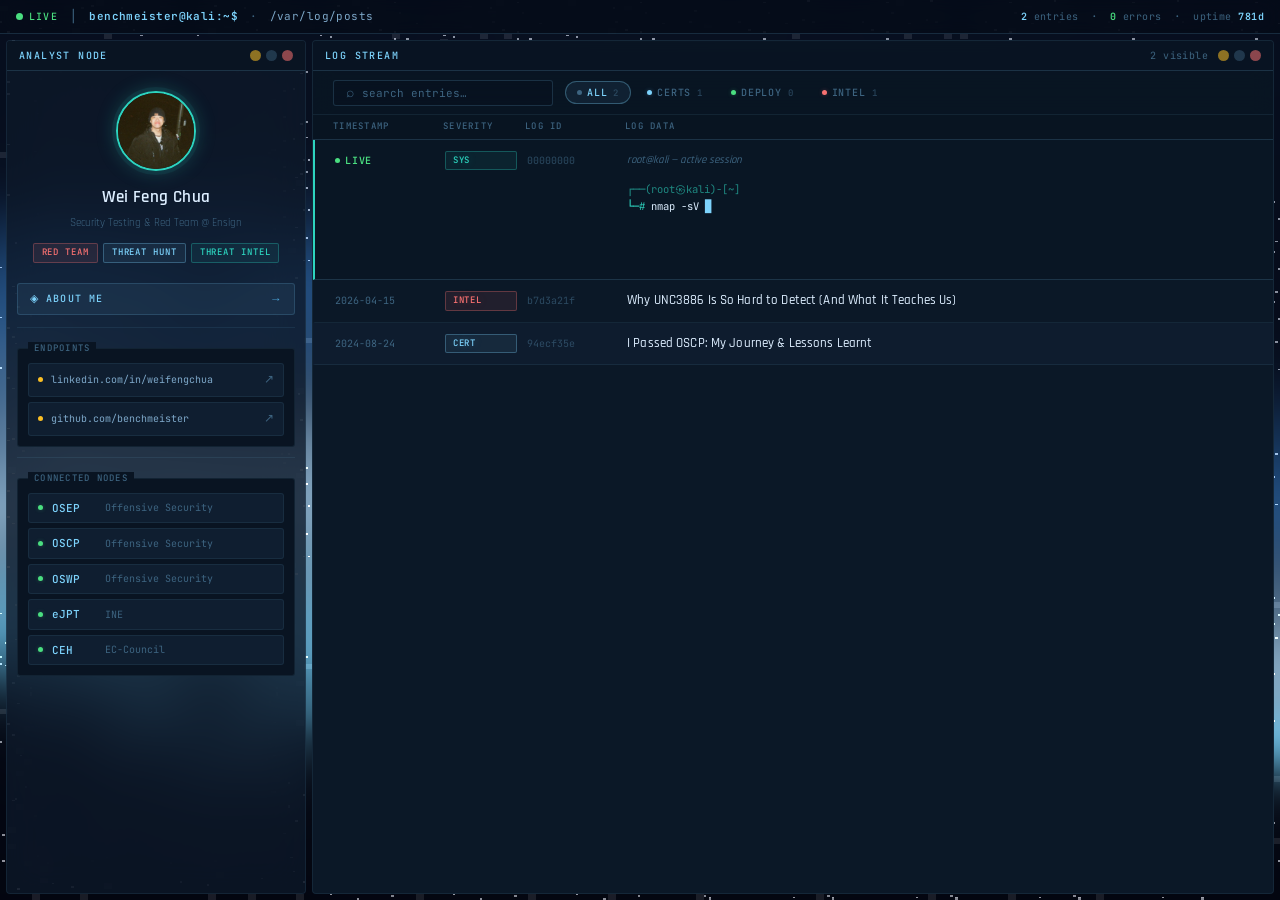
<file: index.html>
<!DOCTYPE html>
<html lang="en">
<head>
    <meta charset="UTF-8">
    <meta name="viewport" content="width=device-width, initial-scale=1.0">
    <title>benchmeister · /var/log/posts</title>
    <link rel="preconnect" href="https://fonts.googleapis.com">
    <link rel="preconnect" href="https://fonts.gstatic.com" crossorigin>
    <link href="https://fonts.googleapis.com/css2?family=Rajdhani:wght@400;500;600;700&family=JetBrains+Mono:ital,wght@0,300;0,400;0,500;1,300&display=swap" rel="stylesheet">
    <link rel="stylesheet" href="styles.css">
</head>
<body>

<canvas id="aurora-canvas"></canvas>

<!-- ── Top Bar ──────────────────────────────────────────────── -->
<header class="topbar">
    <div class="topbar-left">
        <span class="topbar-live"><span class="topbar-dot"></span>LIVE</span>
        <span class="topbar-sep">│</span>
        <span class="topbar-host">benchmeister@kali:~$</span>
        <span class="topbar-sep">·</span>
        <span class="topbar-path">/var/log/posts</span>
    </div>
    <div class="topbar-right">
        <span class="topbar-item"><span class="topbar-num">2</span> entries</span>
        <span class="topbar-sep">·</span>
        <span class="topbar-item"><span class="topbar-num ok">0</span> errors</span>
        <span class="topbar-sep">·</span>
        <span class="topbar-item">uptime <span class="topbar-num" id="uptime-val">—</span></span>
    </div>
</header>

<!-- ── Workspace ────────────────────────────────────────────── -->
<div class="workspace">

    <!-- ══ LEFT SIDEBAR ══════════════════════════════════════════ -->
    <aside class="panel panel-sidebar">
        <div class="panel-header">
            <span class="panel-title">ANALYST NODE</span>
            <div class="panel-ctrls">
                <button class="panel-ctrl"></button>
                <button class="panel-ctrl"></button>
                <button class="panel-ctrl ctrl-close"></button>
            </div>
        </div>

        <!-- Profile ─────────────────────────────────────────── -->
        <div class="profile-avatar-wrap">
            <div class="profile-frame">
                <img src="images/profilepic.jpeg" class="profile-photo" alt="Wei Feng Chua">
            </div>
        </div>

        <div class="profile-id">
            <h2 class="profile-name">Wei Feng Chua</h2>
            <div class="profile-role">Security Testing & Red Team @ Ensign</div>
            <div class="profile-tags">
                <span class="profile-tag tag-red">RED TEAM</span>
                <span class="profile-tag tag-blue">THREAT HUNT</span>
                <span class="profile-tag tag-cyan">THREAT INTEL</span>
            </div>
        </div>

        <!-- About Me button ──────────────────────────────────── -->
        <div class="sidebar-nav">
            <button class="sidebar-nav-btn" id="about-me-btn">
                <span class="sidebar-nav-icon">◈</span>
                <span class="sidebar-nav-label">ABOUT ME</span>
                <span class="sidebar-nav-arrow">→</span>
            </button>
        </div>

        <div class="sidebar-rule"></div>

        <!-- Endpoints ───────────────────────────────────────── -->
        <div class="profile-block">
            <div class="profile-block-label">ENDPOINTS</div>
            <div class="endpoint-list">
                <a href="https://www.linkedin.com/in/weifengchua/" target="_blank" class="endpoint-item">
                    <span class="endpoint-dot"></span>
                    <span class="endpoint-text">linkedin.com/in/weifengchua</span>
                    <span class="endpoint-arrow">↗</span>
                </a>
                <a href="https://github.com/benchmeister" target="_blank" class="endpoint-item">
                    <span class="endpoint-dot"></span>
                    <span class="endpoint-text">github.com/benchmeister</span>
                    <span class="endpoint-arrow">↗</span>
                </a>
            </div>
        </div>

        <div class="sidebar-rule"></div>

        <!-- Certifications ──────────────────────────────────── -->
        <div class="profile-block" style="margin-bottom: 12px;">
            <div class="profile-block-label">CONNECTED NODES</div>
            <div class="peer-list">
                <div class="peer-item">
                    <span class="peer-dot"></span>
                    <span class="peer-id">OSEP</span>
                    <span class="peer-desc">Offensive Security</span>
                </div>
                <div class="peer-item">
                    <span class="peer-dot"></span>
                    <span class="peer-id">OSCP</span>
                    <span class="peer-desc">Offensive Security</span>
                </div>
                <div class="peer-item">
                    <span class="peer-dot"></span>
                    <span class="peer-id">OSWP</span>
                    <span class="peer-desc">Offensive Security</span>
                </div>
                <div class="peer-item">
                    <span class="peer-dot"></span>
                    <span class="peer-id">eJPT</span>
                    <span class="peer-desc">INE</span>
                </div>
                <div class="peer-item">
                    <span class="peer-dot"></span>
                    <span class="peer-id">CEH</span>
                    <span class="peer-desc">EC-Council</span>
                </div>
            </div>
        </div>

    </aside>

    <!-- ══ MAIN FEED ═════════════════════════════════════════════ -->
    <main class="panel panel-feed" id="panel-feed">
        <div class="panel-header">
            <span class="panel-title">LOG STREAM</span>
            <div class="feed-hdr-right">
                <span class="feed-counter"><span id="visible-count">2</span> visible</span>
                <div class="panel-ctrls">
                    <button class="panel-ctrl"></button>
                    <button class="panel-ctrl"></button>
                    <button class="panel-ctrl ctrl-close"></button>
                </div>
            </div>
        </div>

        <!-- Index view ────────────────────────────────────────── -->
        <div id="index-view">

            <!-- Filter bar -->
            <div class="feed-filter-bar">
                <div class="feed-filter-search">
                    <span class="feed-search-icon">⌕</span>
                    <input type="text" id="stream-search" class="feed-search-input" placeholder="search entries…">
                </div>
                <div class="feed-filter-cats">
                    <button class="lens-btn active" data-filter="all">
                        <span class="lens-dot dot-all"></span>ALL<span class="lens-count">2</span>
                    </button>
                    <button class="lens-btn" data-filter="certs">
                        <span class="lens-dot dot-certs"></span>CERTS<span class="lens-count">1</span>
                    </button>
                    <button class="lens-btn" data-filter="deploy">
                        <span class="lens-dot dot-deploy"></span>DEPLOY<span class="lens-count">0</span>
                    </button>
                    <button class="lens-btn" data-filter="ti">
                        <span class="lens-dot dot-ti"></span>INTEL<span class="lens-count">1</span>
                    </button>
                </div>
            </div>

            <div class="feed-cols">
                <span>TIMESTAMP</span>
                <span>SEVERITY</span>
                <span>LOG ID</span>
                <span>LOG DATA</span>
            </div>

            <!-- Live terminal entry -->
            <div class="feed-live-entry">
                <div class="feed-row feed-live-row">
                    <span class="feed-ts feed-live-ts"><span class="feed-live-dot"></span>LIVE</span>
                    <span class="feed-sev sev-live">SYS</span>
                    <span class="feed-id">00000000</span>
                    <span class="feed-msg feed-live-label">root@kali — active session</span>
                </div>
                <div class="feed-live-output">
                    <div id="term-body"></div>
                </div>
            </div>

            <div class="feed-list" id="feed-list">

                <div class="feed-entry" data-post="post-2" data-category="ti">
                    <div class="feed-row">
                        <span class="feed-ts">2026-04-15</span>
                        <span class="feed-sev sev-ti">INTEL</span>
                        <span class="feed-id">b7d3a21f</span>
                        <span class="feed-msg">Why UNC3886 Is So Hard to Detect (And What It Teaches Us)</span>
                    </div>
                    <div class="feed-expand">
                        <div class="feed-expand-body">
                            <p class="feed-summary">AI-assisted threat intel deep dive on UNC3886 — hypervisor implants, CVE chaining from FortiOS to ESXi, and C2 via GitHub &amp; Google Drive.</p>
                            <a href="posts/post-2.html" class="feed-read">→ READ ENTRY</a>
                        </div>
                    </div>
                </div>

                <div class="feed-entry" data-post="post-1" data-category="certs">
                    <div class="feed-row">
                        <span class="feed-ts">2024-08-24</span>
                        <span class="feed-sev sev-certs">CERT</span>
                        <span class="feed-id">94ecf35e</span>
                        <span class="feed-msg">I Passed OSCP: My Journey &amp; Lessons Learnt</span>
                    </div>
                    <div class="feed-expand">
                        <div class="feed-expand-body">
                            <p class="feed-summary">Passed OSCP with 70 points — AD set + 1 standalone. Covering methodology, tools like Ligolo &amp; ConPtyShell, and key principles.</p>
                            <a href="posts/post-1.html" class="feed-read">→ READ ENTRY</a>
                        </div>
                    </div>
                </div>

            </div>
        </div><!-- /index-view -->

        <!-- Post / About view (hidden by default) -->
        <div id="post-view" style="display:none;">
            <button class="back-btn" id="back-to-index">← back to stream</button>
            <div id="post-content-container"></div>
        </div>

    </main>

</div><!-- /workspace -->

<!-- Floating back button -->
<button class="back-btn-float" style="display:none;">← back to stream</button>

<script src="posts.js"></script>
<script src="script.js"></script>
<script src="shaders.js"></script>
<script src="toc.js"></script>
<script>
    // ── About Me button ────────────────────────────────────────────
    document.getElementById('about-me-btn').addEventListener('click', () => {
        if (typeof loadPost === 'function') {
            loadPost('about.html');
        }
    });
</script>
</body>
</html>
</file>
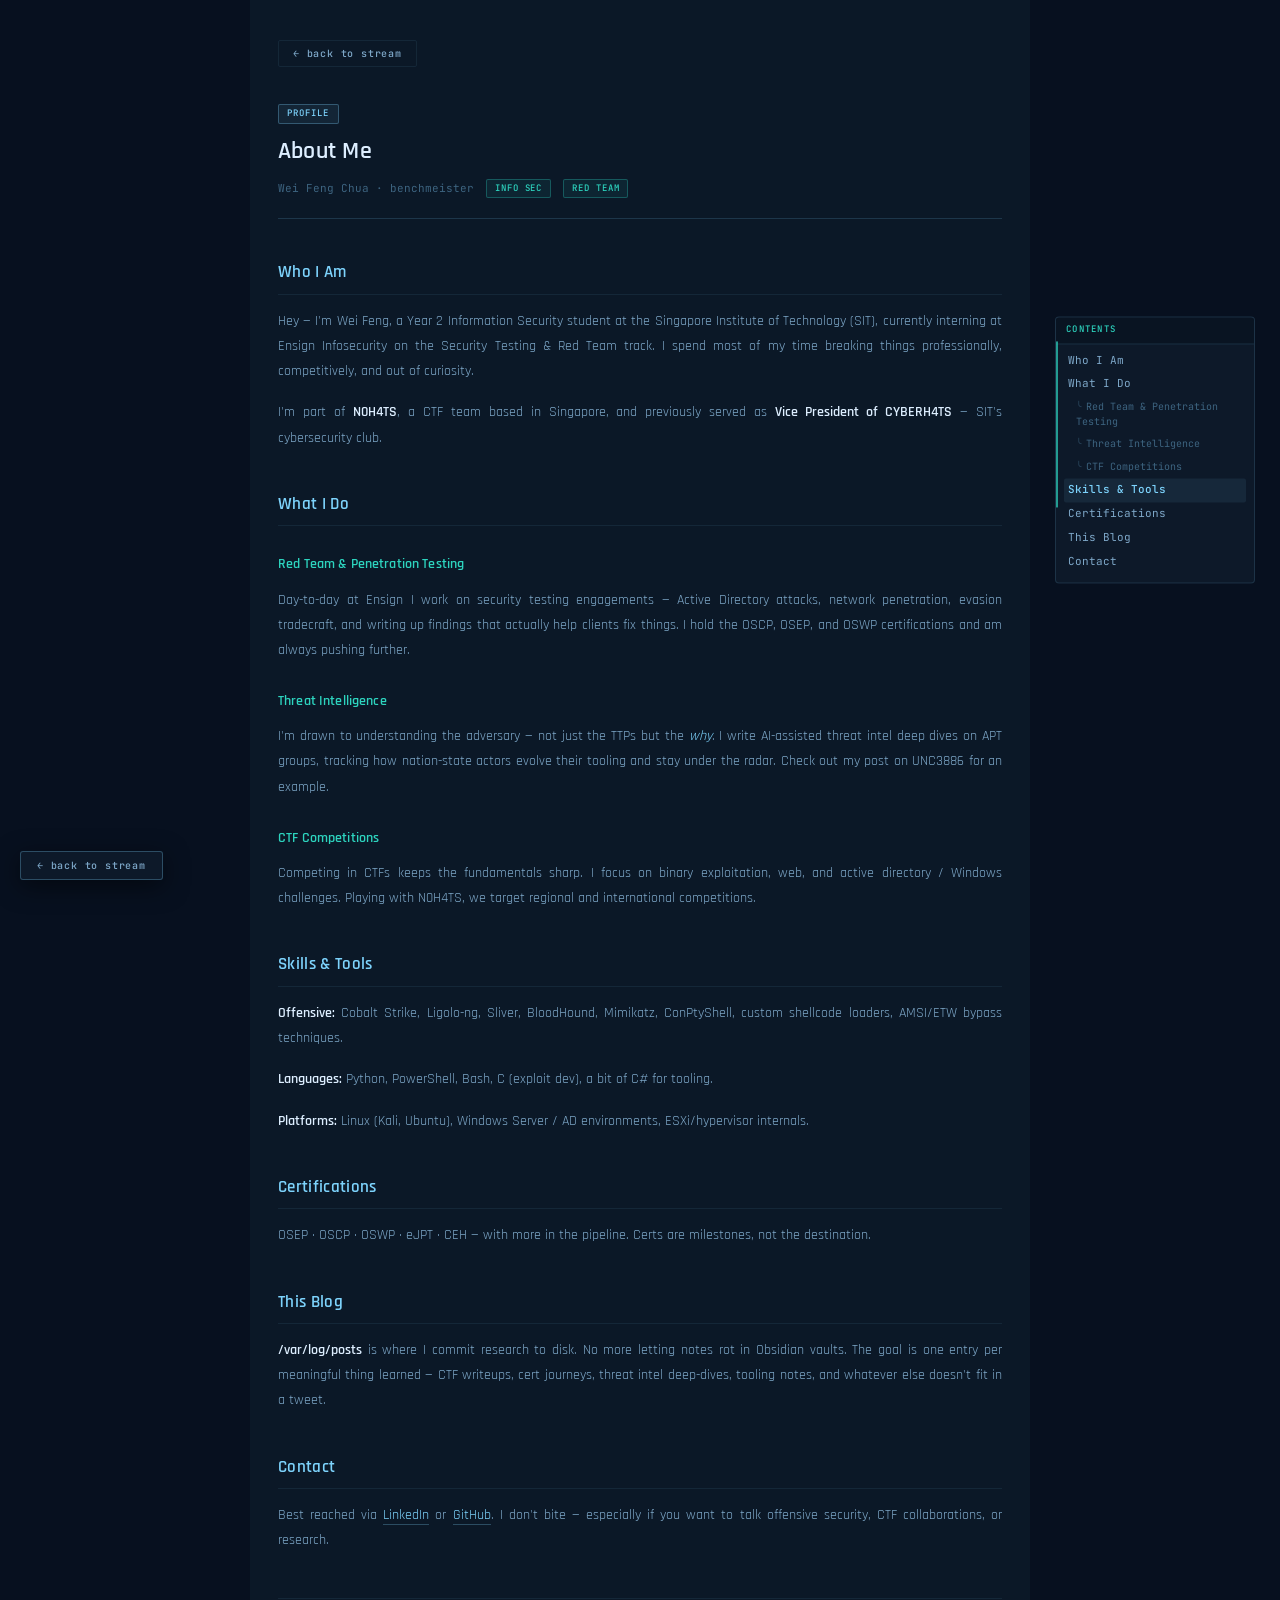
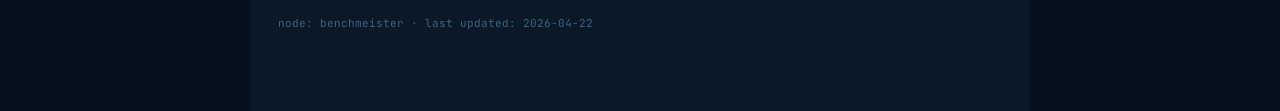
<file: about.html>
<!DOCTYPE html>
<html lang="en">
<head>
    <meta charset="UTF-8">
    <meta name="viewport" content="width=device-width, initial-scale=1.0">
    <title>About — Wei Feng Chua</title>
    <link rel="preconnect" href="https://fonts.googleapis.com">
    <link rel="preconnect" href="https://fonts.gstatic.com" crossorigin>
    <link href="https://fonts.googleapis.com/css2?family=Rajdhani:wght@400;500;600;700&family=JetBrains+Mono:ital,wght@0,300;0,400;0,500;1,300&display=swap" rel="stylesheet">
    <link rel="stylesheet" href="styles.css">
    <style>
        body { overflow: auto; height: auto; }

        /* standalone page only */
        .about-standalone-wrap {
            max-width: 780px;
            margin: 0 auto;
            padding: 40px 28px 80px;
        }
    </style>
</head>
<body>
    <div class="post-page about-standalone-wrap">

        <a href="index.html" class="post-back-link">← back to stream</a>

        <header class="post-header">
            <span class="post-sev">PROFILE</span>
            <h1 class="post-title">About Me</h1>
            <div class="post-meta">
                <span class="post-date">Wei Feng Chua · benchmeister</span>
                <span class="post-tag">INFO SEC</span>
                <span class="post-tag">RED TEAM</span>
            </div>
        </header>

        <div class="post-body">

            <h2>Who I Am</h2>
            <p>
                Hey — I'm Wei Feng, a Year 2 Information Security student at the Singapore Institute of Technology (SIT),
                currently interning at Ensign Infosecurity on the Security Testing &amp; Red Team track.
                I spend most of my time breaking things professionally, competitively, and out of curiosity.
            </p>
            <p>
                I'm part of <strong>N0H4TS</strong>, a CTF team based in Singapore, and previously served as
                <strong>Vice President of CYBERH4TS</strong> — SIT's cybersecurity club.
            </p>

            <h2>What I Do</h2>

            <h3>Red Team &amp; Penetration Testing</h3>
            <p>
                Day-to-day at Ensign I work on security testing engagements — Active Directory attacks,
                network penetration, evasion tradecraft, and writing up findings that actually help clients fix things.
                I hold the OSCP, OSEP, and OSWP certifications and am always pushing further.
            </p>

            <h3>Threat Intelligence</h3>
            <p>
                I'm drawn to understanding the adversary — not just the TTPs but the <em>why</em>.
                I write AI-assisted threat intel deep dives on APT groups, tracking how nation-state actors evolve
                their tooling and stay under the radar. Check out my post on UNC3886 for an example.
            </p>

            <h3>CTF Competitions</h3>
            <p>
                Competing in CTFs keeps the fundamentals sharp. I focus on binary exploitation, web, and
                active directory / Windows challenges. Playing with N0H4TS, we target regional and
                international competitions.
            </p>

            <h2>Skills &amp; Tools</h2>
            <p>
                <strong>Offensive:</strong> Cobalt Strike, Ligolo-ng, Sliver, BloodHound, Mimikatz, ConPtyShell,
                custom shellcode loaders, AMSI/ETW bypass techniques.
            </p>
            <p>
                <strong>Languages:</strong> Python, PowerShell, Bash, C (exploit dev), a bit of C# for tooling.
            </p>
            <p>
                <strong>Platforms:</strong> Linux (Kali, Ubuntu), Windows Server / AD environments, ESXi/hypervisor internals.
            </p>

            <h2>Certifications</h2>
            <p>
                OSEP · OSCP · OSWP · eJPT · CEH — with more in the pipeline.
                Certs are milestones, not the destination.
            </p>

            <h2>This Blog</h2>
            <p>
                <strong>/var/log/posts</strong> is where I commit research to disk.
                No more letting notes rot in Obsidian vaults. The goal is one entry per meaningful thing learned —
                CTF writeups, cert journeys, threat intel deep-dives, tooling notes, and whatever else
                doesn't fit in a tweet.
            </p>

            <h2>Contact</h2>
            <p>
                Best reached via <a href="https://www.linkedin.com/in/weifengchua/" target="_blank">LinkedIn</a>
                or <a href="https://github.com/benchmeister" target="_blank">GitHub</a>.
                I don't bite — especially if you want to talk offensive security, CTF collaborations, or research.
            </p>

        </div>

        <footer class="post-footer">
            node: benchmeister · last updated: 2026-04-22
        </footer>

    </div>

    <script src="toc.js"></script>
</body>
</html>
</file>
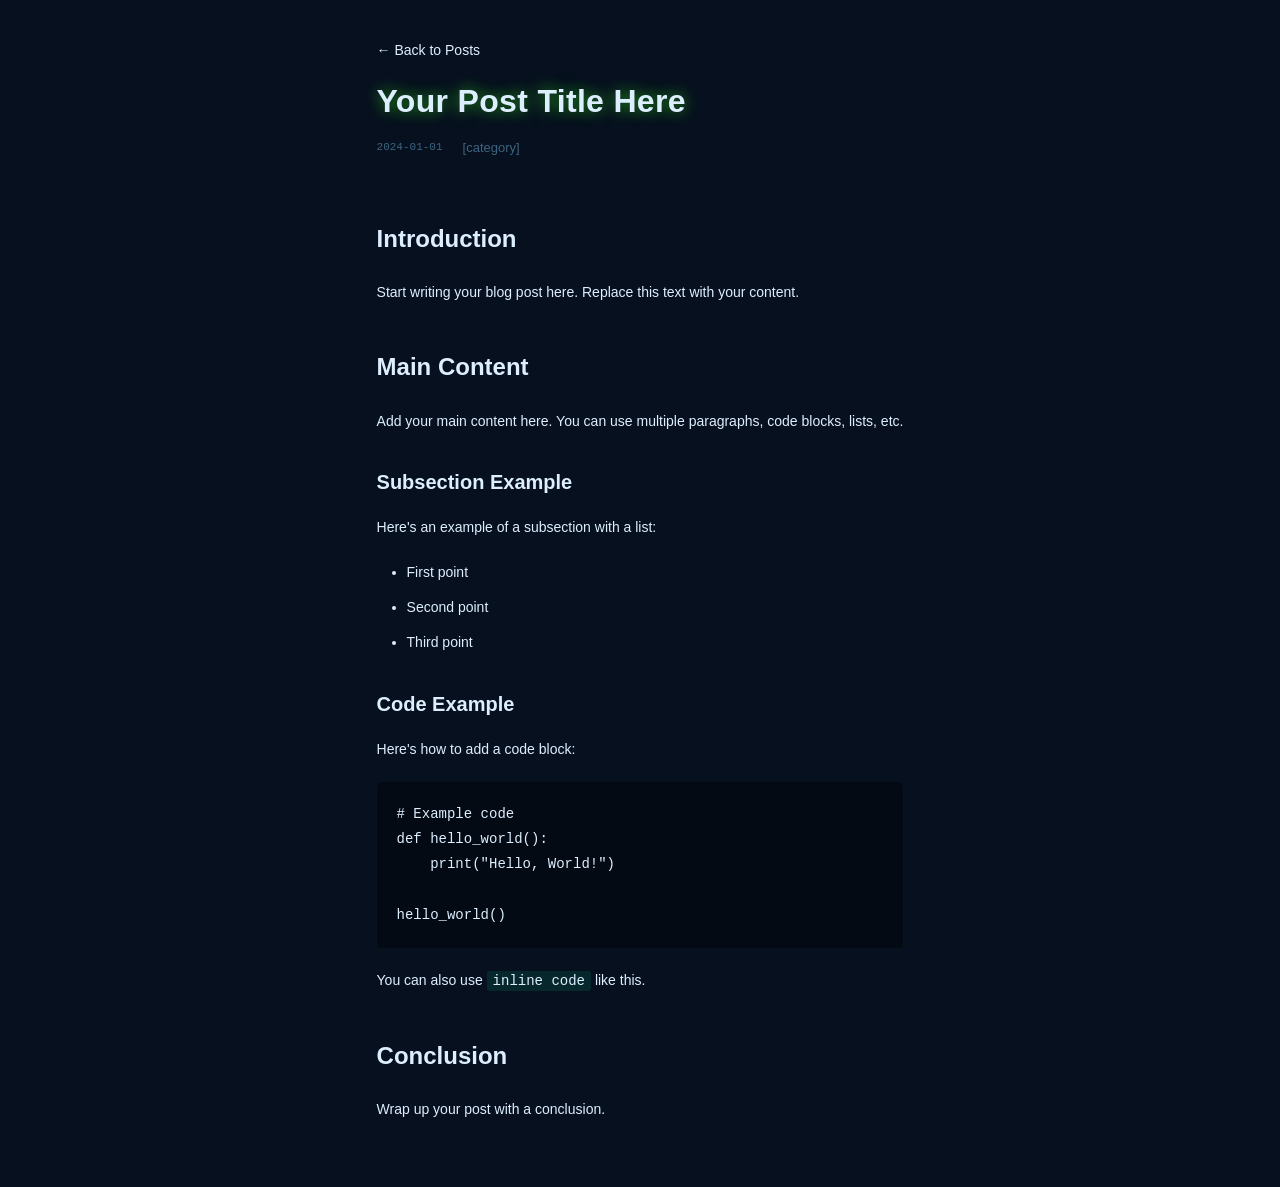
<file: posts/_template.html>
<!DOCTYPE html>
<html lang="en">
<head>
    <meta charset="UTF-8">
    <meta name="viewport" content="width=device-width, initial-scale=1.0">
    <title>Your Post Title Here</title>
    <link rel="stylesheet" href="../styles.css">
    <style>
        /* Post-specific styles */
        .post-container {
            max-width: 900px;
            margin: 0 auto;
            padding: 40px 20px;
        }

        .post-header {
            margin-bottom: 40px;
            padding-bottom: 20px;
            border-bottom: 2px solid var(--accent-cyan);
        }

        .post-back {
            color: var(--accent-cyan);
            text-decoration: none;
            font-size: 14px;
            display: inline-block;
            margin-bottom: 20px;
            transition: all 0.3s ease;
        }

        .post-back:hover {
            color: var(--accent-pink);
            transform: translateX(-5px);
        }

        .post-title {
            color: var(--accent-green);
            font-size: 32px;
            margin-bottom: 15px;
            text-shadow: 0 0 15px rgba(57, 255, 20, 0.6);
        }

        .post-meta {
            display: flex;
            gap: 20px;
            color: var(--text-dim);
            font-size: 13px;
        }

        .post-date {
            color: var(--accent-cyan);
        }

        .post-category {
            color: var(--accent-pink);
        }

        .post-content {
            color: var(--text-secondary);
            line-height: 1.8;
            font-size: 14px;
        }

        .post-content h2 {
            color: var(--accent-cyan);
            font-size: 24px;
            margin: 40px 0 20px 0;
            text-shadow: 0 0 10px var(--glow-cyan);
        }

        .post-content h3 {
            color: var(--accent-purple);
            font-size: 20px;
            margin: 30px 0 15px 0;
        }

        .post-content p {
            margin-bottom: 20px;
        }

        .post-content ul, .post-content ol {
            margin: 20px 0;
            padding-left: 30px;
        }

        .post-content li {
            margin-bottom: 10px;
        }

        .post-content code {
            background: rgba(0, 255, 159, 0.1);
            color: var(--accent-cyan);
            padding: 2px 6px;
            border-radius: 3px;
            font-family: 'Courier New', monospace;
        }

        .post-content pre {
            background: rgba(0, 0, 0, 0.4);
            border: 1px solid var(--accent-purple);
            border-left: 3px solid var(--accent-cyan);
            padding: 20px;
            border-radius: 4px;
            overflow-x: auto;
            margin: 20px 0;
        }

        .post-content pre code {
            background: none;
            padding: 0;
        }

        .post-content a {
            color: var(--accent-cyan);
            text-decoration: none;
            border-bottom: 1px dotted var(--accent-cyan);
            transition: all 0.3s ease;
        }

        .post-content a:hover {
            color: var(--accent-pink);
            border-bottom-color: var(--accent-pink);
        }

        .post-content blockquote {
            border-left: 3px solid var(--accent-purple);
            padding-left: 20px;
            margin: 20px 0;
            font-style: italic;
            color: var(--text-dim);
        }

        .post-content img {
            max-width: 100%;
            border-radius: 8px;
            border: 1px solid var(--accent-purple);
            margin: 20px 0;
        }
    </style>
</head>
<body>
    <div class="post-container">
        <a href="../index.html" class="post-back">← Back to Posts</a>

        <article class="post-article">
            <header class="post-header">
                <!-- EDIT THIS: Your post title -->
                <h1 class="post-title">Your Post Title Here</h1>

                <div class="post-meta">
                    <!-- EDIT THIS: Date in YYYY-MM-DD format -->
                    <span class="post-date">2024-01-01</span>

                    <!-- EDIT THIS: Category like [ctf], [research], [projects], etc -->
                    <span class="post-category">[category]</span>
                </div>
            </header>

            <!--
                WRITE YOUR CONTENT BELOW THIS LINE

                Available HTML tags:
                - <h2>Main Section</h2>
                - <h3>Subsection</h3>
                - <p>Paragraph text</p>
                - <ul><li>Bullet point</li></ul>
                - <ol><li>Numbered list</li></ol>
                - <pre><code>Code block</code></pre>
                - <code>Inline code</code>
                - <a href="url">Link</a>
                - <strong>Bold text</strong>
                - <em>Italic text</em>
                - <blockquote>Quote</blockquote>
                - <img src="path/to/image.jpg" alt="description">
            -->
            <div class="post-content">
                <h2>Introduction</h2>
                <p>
                    Start writing your blog post here. Replace this text with your content.
                </p>

                <h2>Main Content</h2>
                <p>
                    Add your main content here. You can use multiple paragraphs, code blocks, lists, etc.
                </p>

                <h3>Subsection Example</h3>
                <p>Here's an example of a subsection with a list:</p>
                <ul>
                    <li>First point</li>
                    <li>Second point</li>
                    <li>Third point</li>
                </ul>

                <h3>Code Example</h3>
                <p>Here's how to add a code block:</p>
                <pre><code># Example code
def hello_world():
    print("Hello, World!")

hello_world()</code></pre>

                <p>
                    You can also use <code>inline code</code> like this.
                </p>

                <h2>Conclusion</h2>
                <p>
                    Wrap up your post with a conclusion.
                </p>
            </div>
        </article>
    </div>

    <script src="../script.js"></script>
</body>
</html>
</file>
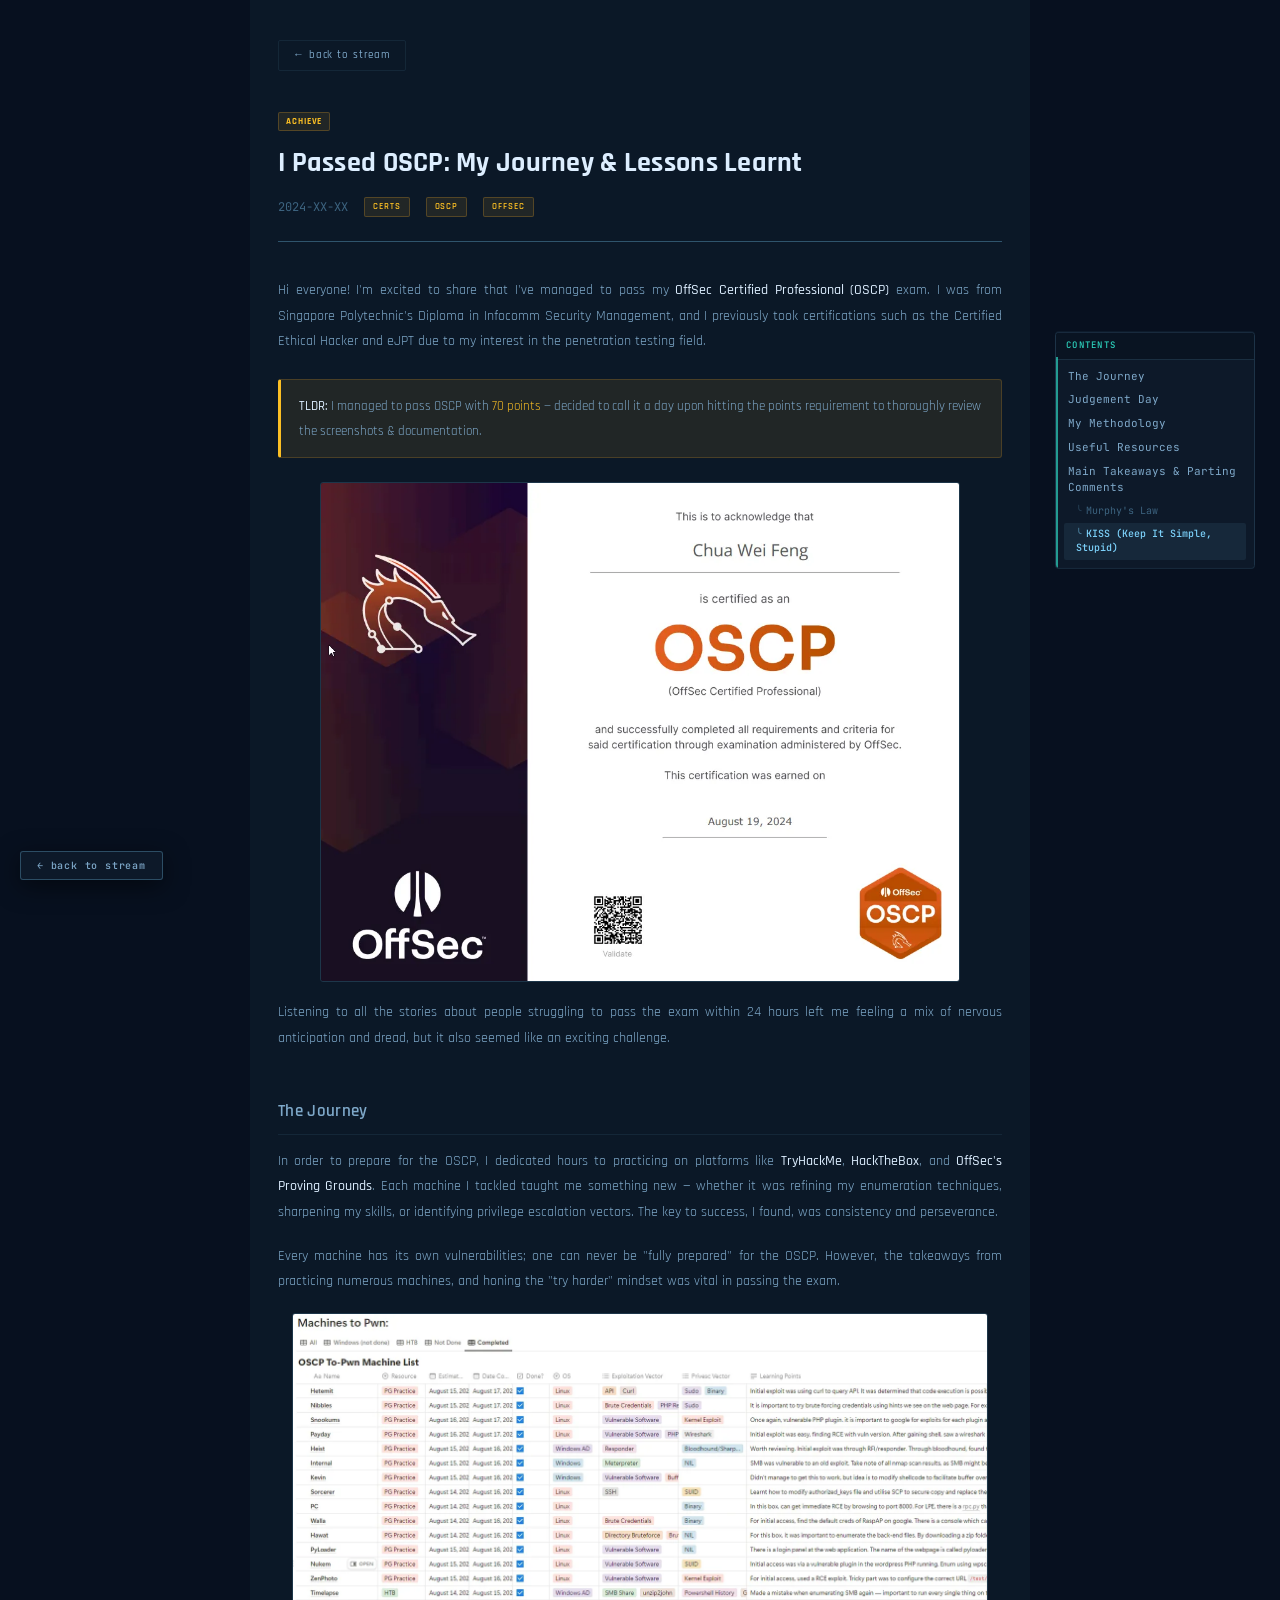
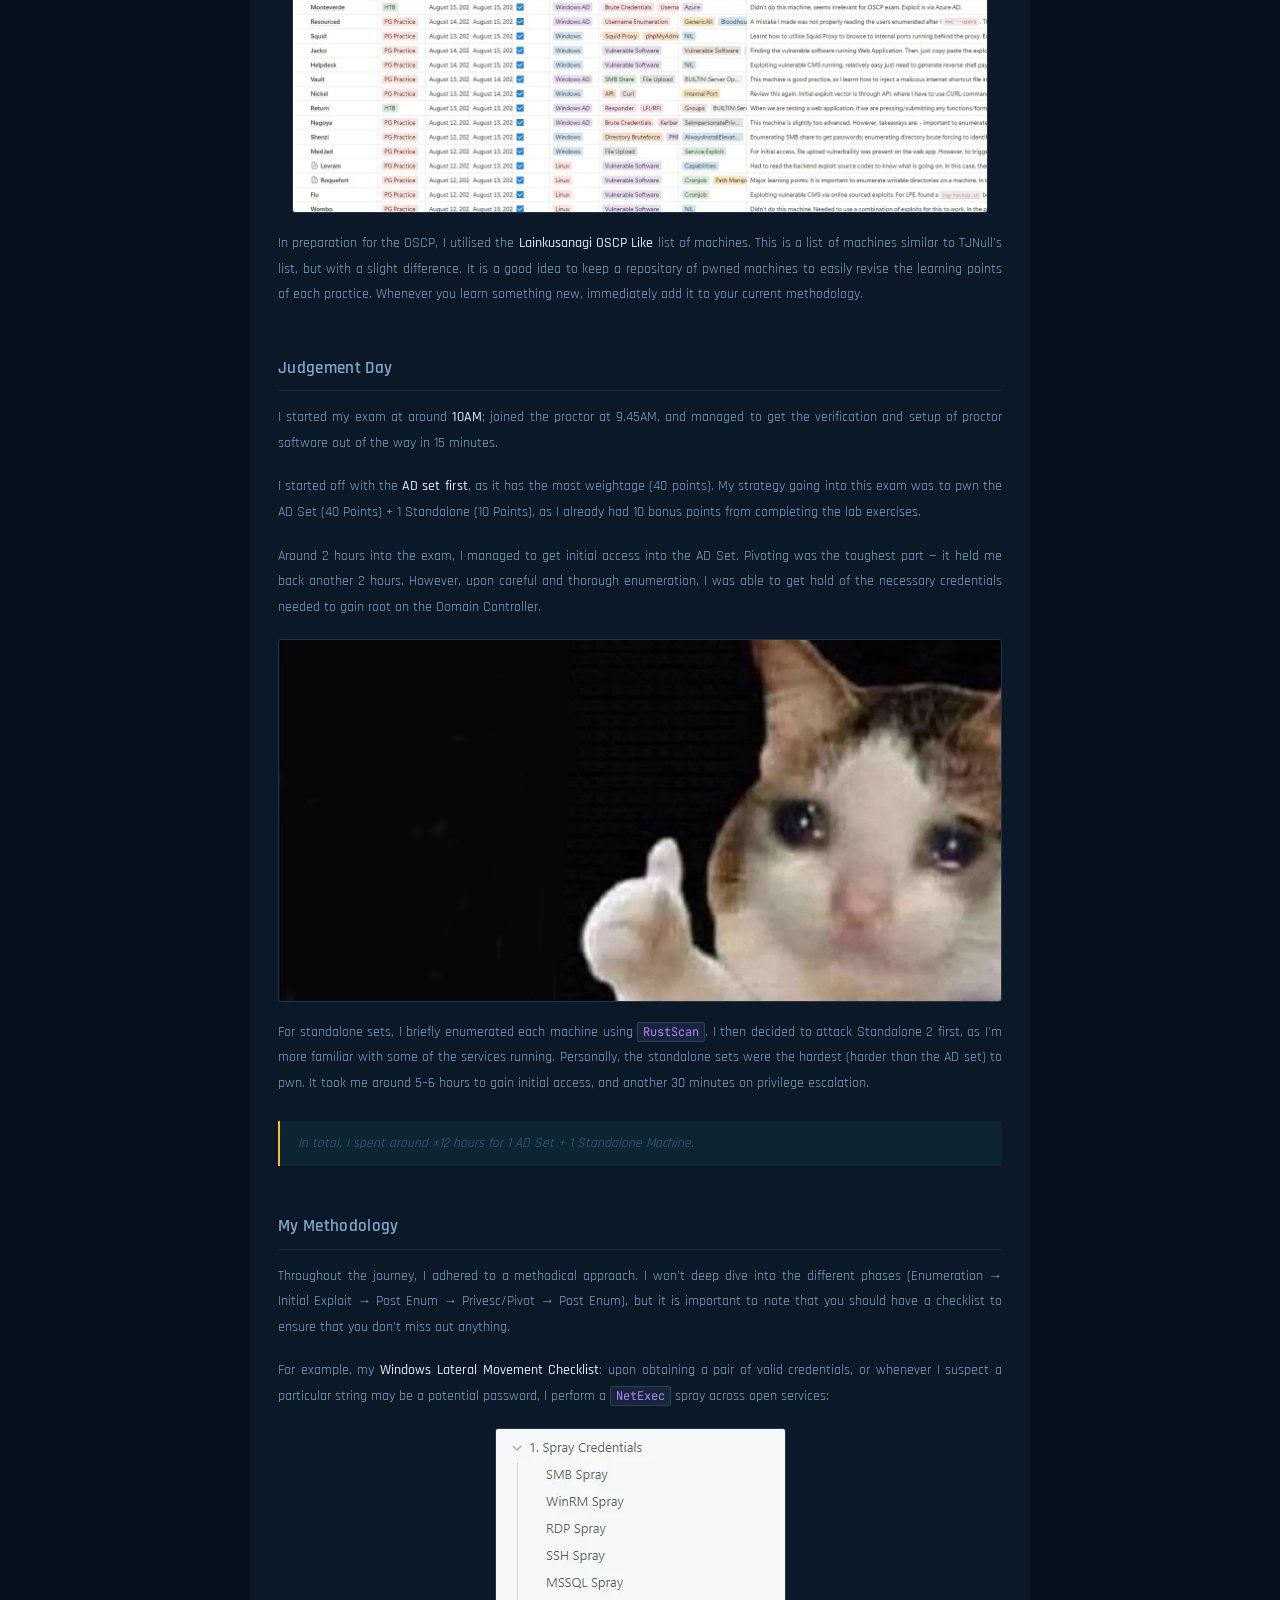
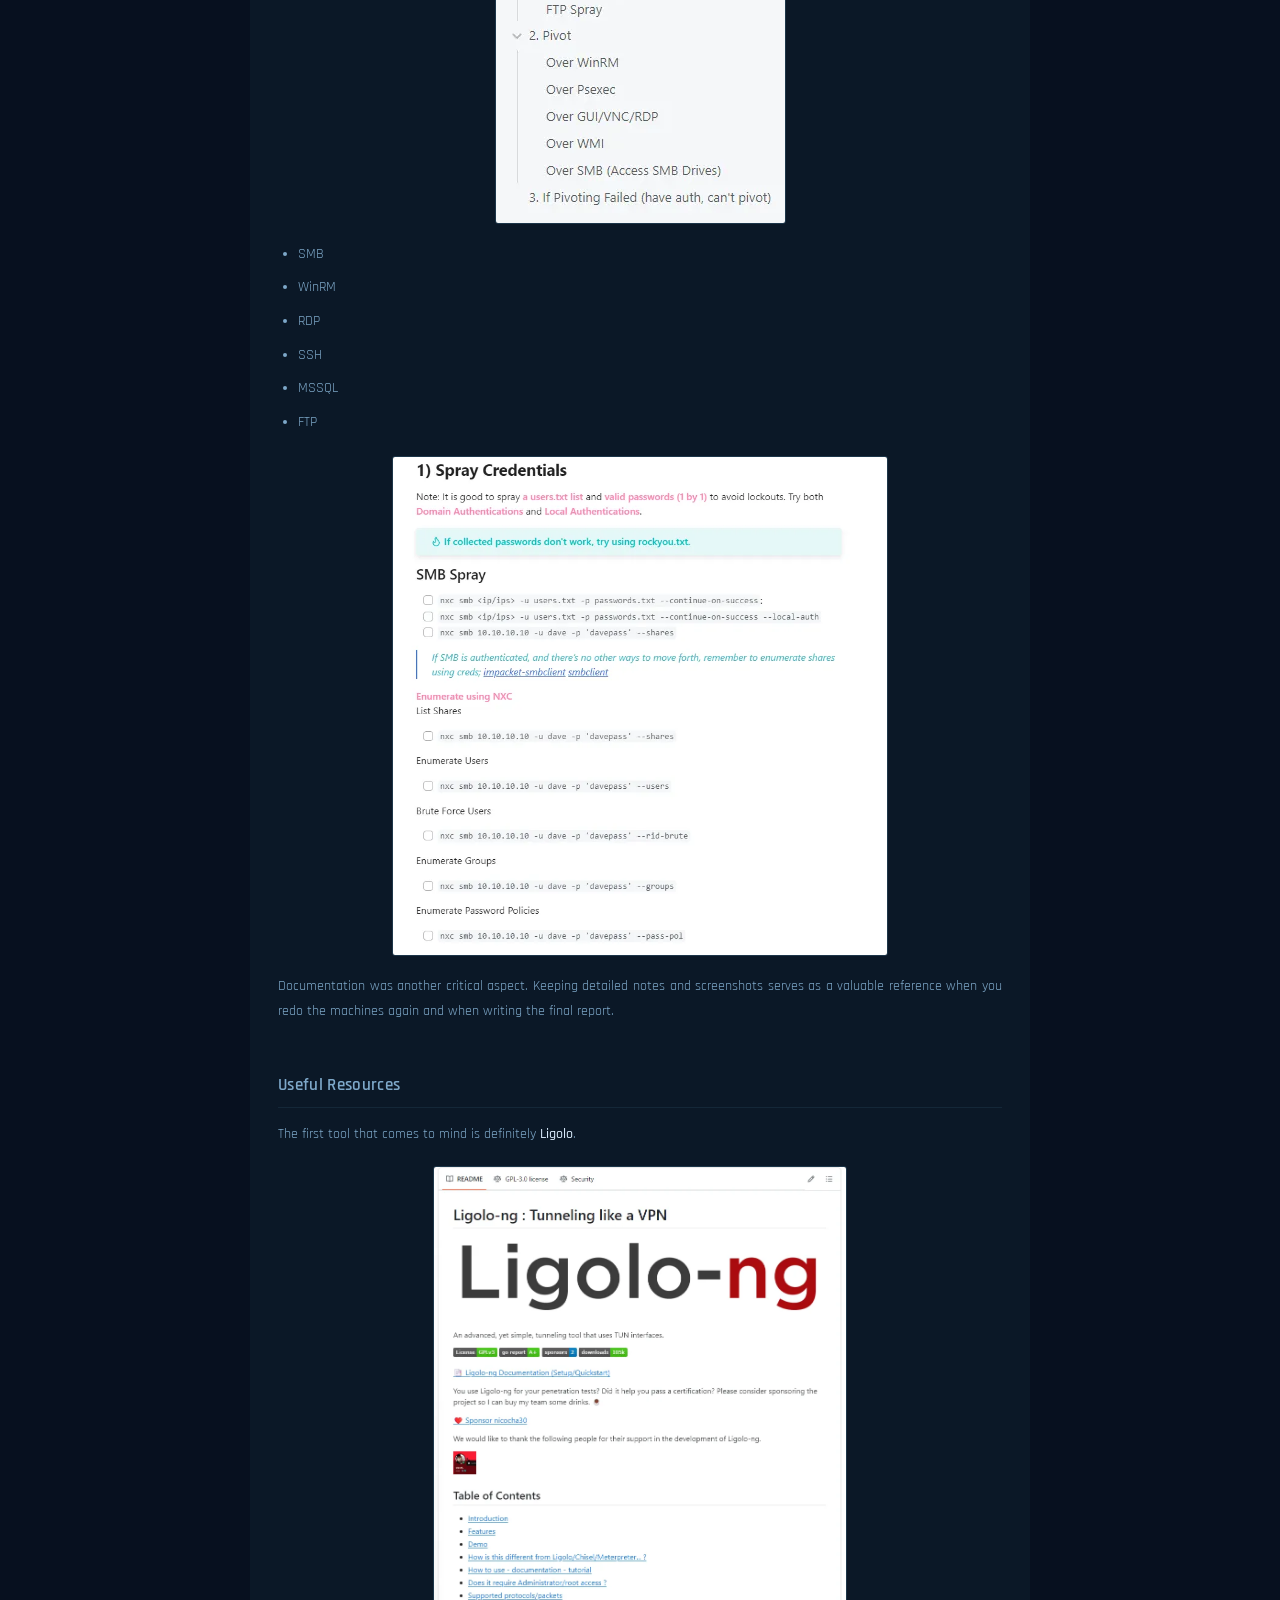
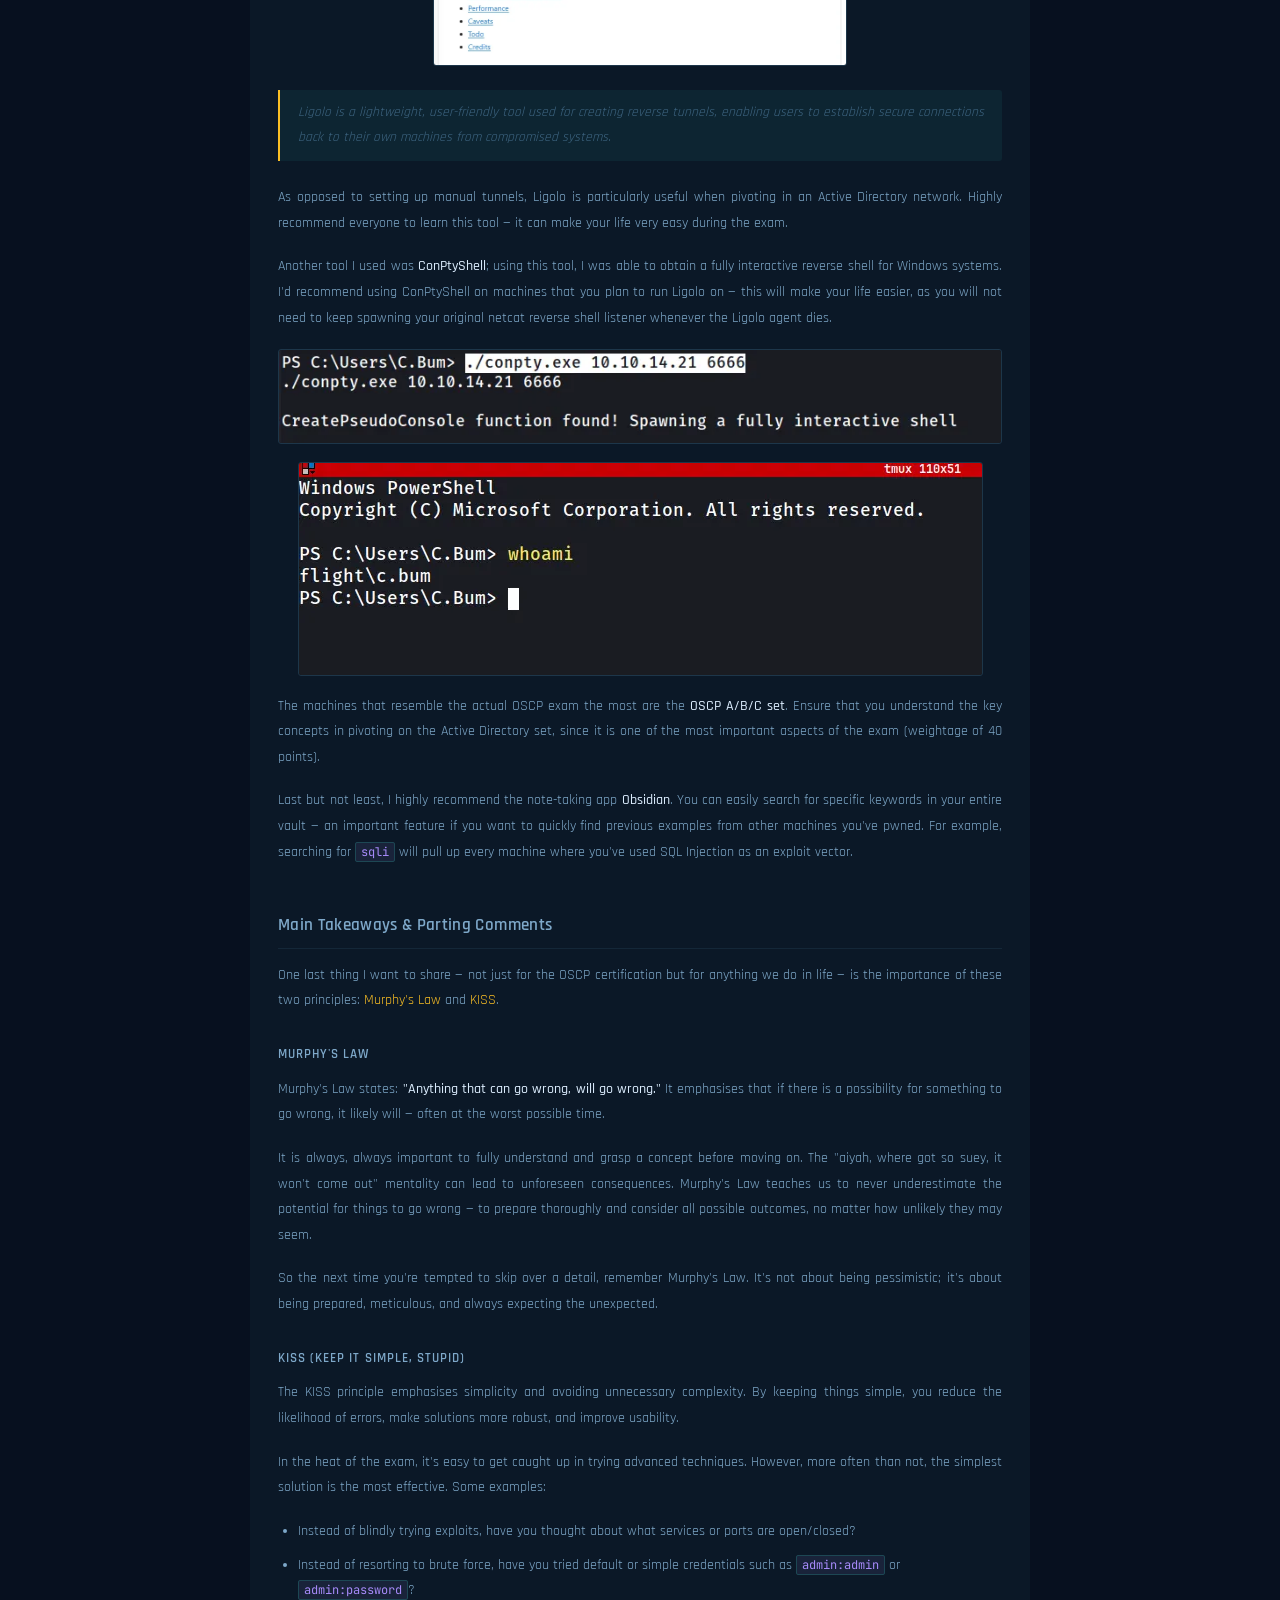
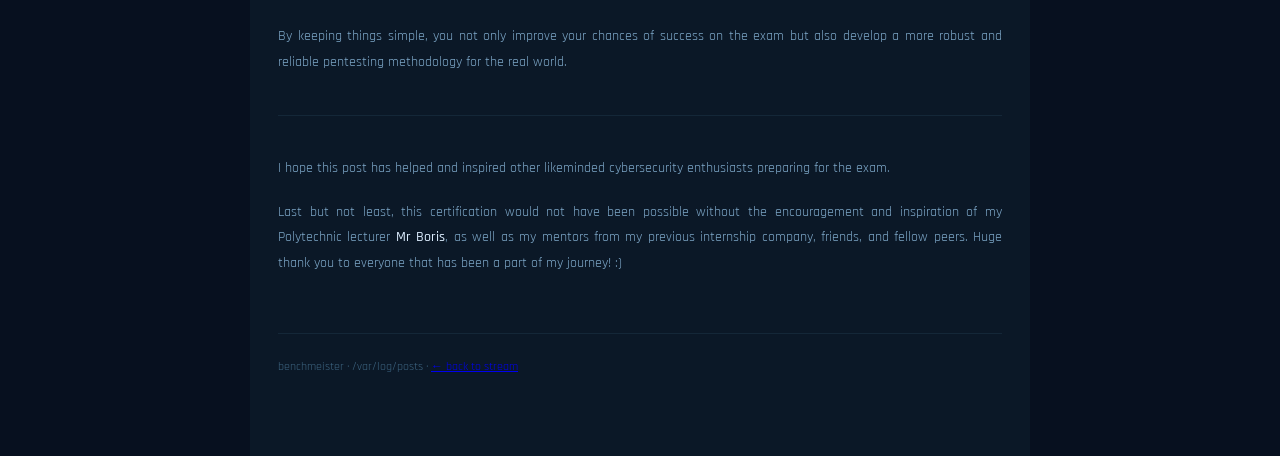
<file: posts/post-1.html>
<!DOCTYPE html>
<html lang="en">
<head>
    <meta charset="UTF-8">
    <meta name="viewport" content="width=device-width, initial-scale=1.0">
    <title>I Passed OSCP: My Journey & Lessons Learnt</title>
    <link rel="preconnect" href="https://fonts.googleapis.com">
    <link rel="preconnect" href="https://fonts.gstatic.com" crossorigin>
    <link href="https://fonts.googleapis.com/css2?family=Rajdhani:wght@400;500;600;700&family=JetBrains+Mono:ital,wght@0,300;0,400;0,500;1,300&display=swap" rel="stylesheet">
    <link rel="stylesheet" href="../styles.css">
    <style>
        body {
            overflow: auto;
            height: auto;
        }

        .post-page {
            max-width: 780px;
            margin: 0 auto;
            padding: 40px 28px 80px;
        }

        .post-back-link {
            display: inline-flex;
            align-items: center;
            gap: 6px;
            font-family: var(--font-ui);
            font-size: 11px;
            font-weight: 500;
            letter-spacing: 0.08em;
            color: var(--text-muted);
            text-decoration: none;
            border: 1px solid var(--border);
            padding: 6px 14px;
            border-radius: 2px;
            margin-bottom: 40px;
            display: inline-block;
            transition: all 0.15s;
        }

        .post-back-link:hover {
            color: var(--amber);
            border-color: var(--border-hi);
            transform: translateX(-3px);
        }

        .post-header {
            margin-bottom: 36px;
            padding-bottom: 24px;
            border-bottom: 1px solid var(--border-hi);
        }

        .post-sev {
            font-family: var(--font-ui);
            font-size: 9px;
            font-weight: 700;
            letter-spacing: 0.1em;
            padding: 2px 7px;
            border-radius: 2px;
            display: inline-block;
            margin-bottom: 14px;
            color: var(--amber);
            background: var(--amber-soft);
            border: 1px solid rgba(240,164,41,0.25);
        }

        .post-title {
            font-family: var(--font-ui);
            font-size: 28px;
            font-weight: 700;
            color: var(--text-primary);
            line-height: 1.3;
            margin-bottom: 16px;
        }

        .post-meta {
            display: flex;
            align-items: center;
            gap: 16px;
            flex-wrap: wrap;
        }

        .post-date {
            font-family: var(--font-mono);
            font-size: 12px;
            color: var(--text-dim);
        }

        .post-tag {
            font-family: var(--font-ui);
            font-size: 9px;
            font-weight: 600;
            letter-spacing: 0.1em;
            padding: 2px 8px;
            border-radius: 2px;
            color: var(--amber);
            border: 1px solid rgba(240,164,41,0.25);
            background: var(--amber-soft);
        }

        .post-body {
            font-family: var(--font-ui);
            font-size: 13.5px;
            color: var(--text-muted);
            line-height: 1.9;
        }

        .post-body h2 {
            font-family: var(--font-ui);
            font-size: 17px;
            font-weight: 600;
            color: var(--blue);
            margin: 44px 0 14px;
            letter-spacing: 0.02em;
        }

        .post-body h3 {
            font-family: var(--font-ui);
            font-size: 13px;
            font-weight: 600;
            color: var(--text-muted);
            letter-spacing: 0.08em;
            margin: 28px 0 10px;
            text-transform: uppercase;
        }

        .post-body p {
            margin-bottom: 18px;
            text-align: justify;
        }

        .post-body strong {
            color: var(--text-primary);
            font-weight: 500;
        }

        .post-body em {
            color: var(--amber);
            font-style: normal;
        }

        .post-body ul, .post-body ol {
            margin: 14px 0 20px 20px;
        }

        .post-body li {
            margin-bottom: 8px;
            color: var(--text-muted);
        }

        .post-body code {
            background: var(--purple-soft);
            color: var(--purple);
            padding: 1px 5px;
            border-radius: 2px;
            font-size: 12px;
        }

        .post-body pre {
            background: var(--bg-panel);
            border: 1px solid var(--border);
            border-left: 2px solid var(--amber);
            padding: 18px 20px;
            border-radius: 3px;
            overflow-x: auto;
            margin: 20px 0;
        }

        .post-body pre code {
            background: none;
            color: var(--text-primary);
            padding: 0;
        }

        .post-body a {
            color: var(--blue);
            text-decoration: none;
            border-bottom: 1px solid rgba(90,173,255,0.3);
            transition: 0.15s;
        }

        .post-body a:hover {
            color: var(--amber);
            border-color: rgba(240,164,41,0.4);
        }

        .post-body blockquote {
            border-left: 2px solid var(--amber);
            padding: 10px 0 10px 18px;
            margin: 24px 0;
            color: var(--text-dim);
            font-style: italic;
        }

        .post-body .callout {
            background: var(--amber-soft);
            border: 1px solid rgba(240,164,41,0.2);
            border-left: 3px solid var(--amber);
            border-radius: 3px;
            padding: 14px 18px;
            margin: 24px 0;
            font-size: 13px;
        }

        .post-footer {
            margin-top: 56px;
            padding-top: 24px;
            border-top: 1px solid var(--border);
            font-family: var(--font-ui);
            font-size: 12px;
            color: var(--text-dim);
        }
    </style>
</head>
<body>
    <div class="post-page">

        <a href="../index.html" class="post-back-link">← back to stream</a>

        <header class="post-header">
            <div class="post-sev">ACHIEVE</div>
            <h1 class="post-title">I Passed OSCP: My Journey & Lessons Learnt</h1>
            <div class="post-meta">
                <span class="post-date">2024-XX-XX</span>
                <span class="post-tag">CERTS</span>
                <span class="post-tag">OSCP</span>
                <span class="post-tag">OFFSEC</span>
            </div>
        </header>

        <div class="post-body">

            <p>Hi everyone! I'm excited to share that I've managed to pass my <strong>OffSec Certified Professional (OSCP)</strong> exam. I was from Singapore Polytechnic's Diploma in Infocomm Security Management, and I previously took certifications such as the Certified Ethical Hacker and eJPT due to my interest in the penetration testing field.</p>

            <div class="callout">
                <strong>TLDR:</strong> I managed to pass OSCP with <em>70 points</em> — decided to call it a day upon hitting the points requirement to thoroughly review the screenshots &amp; documentation.
            </div>
            <img src="../images/post1/1.webp" alt="cert">

            <p>Listening to all the stories about people struggling to pass the exam within 24 hours left me feeling a mix of nervous anticipation and dread, but it also seemed like an exciting challenge.</p>

            <h2>The Journey</h2>

            <p>In order to prepare for the OSCP, I dedicated hours to practicing on platforms like <strong>TryHackMe</strong>, <strong>HackTheBox</strong>, and <strong>OffSec's Proving Grounds</strong>. Each machine I tackled taught me something new — whether it was refining my enumeration techniques, sharpening my skills, or identifying privilege escalation vectors. The key to success, I found, was consistency and perseverance.</p>

            <p>Every machine has its own vulnerabilities; one can never be "fully prepared" for the OSCP. However, the takeaways from practicing numerous machines, and honing the "try harder" mindset was vital in passing the exam.</p>
            <img src="../images/post1/2.webp" alt="notion">

            <p>In preparation for the OSCP, I utilised the <strong>Lainkusanagi OSCP Like</strong> list of machines. This is a list of machines similar to TJNull's list, but with a slight difference. It is a good idea to keep a repository of pwned machines to easily revise the learning points of each practice. Whenever you learn something new, immediately add it to your current methodology.</p>

            <h2>Judgement Day</h2>

            <p>I started my exam at around <strong>10AM</strong>; joined the proctor at 9.45AM, and managed to get the verification and setup of proctor software out of the way in 15 minutes.</p>

            <p>I started off with the <strong>AD set first</strong>, as it has the most weightage (40 points). My strategy going into this exam was to pwn the AD Set (40 Points) + 1 Standalone (10 Points), as I already had 10 bonus points from completing the lab exercises.</p>

            <p>Around 2 hours into the exam, I managed to get initial access into the AD Set. Pivoting was the toughest part — it held me back another 2 hours. However, upon careful and thorough enumeration, I was able to get hold of the necessary credentials needed to gain root on the Domain Controller.</p>

            <img src="../images/post1/3.webp" alt="cert">

            <p>For standalone sets, I briefly enumerated each machine using <code>RustScan</code>. I then decided to attack Standalone 2 first, as I'm more familiar with some of the services running. Personally, the standalone sets were the hardest (harder than the AD set) to pwn. It took me around 5–6 hours to gain initial access, and another 30 minutes on privilege escalation.</p>

            <blockquote>In total, I spent around ±12 hours for 1 AD Set + 1 Standalone Machine.</blockquote>

            <h2>My Methodology</h2>

            <p>Throughout the journey, I adhered to a methodical approach. I won't deep dive into the different phases (Enumeration → Initial Exploit → Post Enum → Privesc/Pivot → Post Enum), but it is important to note that you should have a checklist to ensure that you don't miss out anything.</p>

            <p>For example, my <strong>Windows Lateral Movement Checklist</strong>: upon obtaining a pair of valid credentials, or whenever I suspect a particular string may be a potential password, I perform a <code>NetExec</code> spray across open services:</p>
            <img src="../images/post1/4.webp" alt="cert">
            <ul>
                <li>SMB</li>
                <li>WinRM</li>
                <li>RDP</li>
                <li>SSH</li>
                <li>MSSQL</li>
                <li>FTP</li>
            </ul>
            <img src="../images/post1/5.webp" alt="cert">

            <p>Documentation was another critical aspect. Keeping detailed notes and screenshots serves as a valuable reference when you redo the machines again and when writing the final report.</p>

            <h2>Useful Resources</h2>

            <p>The first tool that comes to mind is definitely <strong>Ligolo</strong>.</p>

            <img src="../images/post1/6.webp" alt="cert">

            <blockquote>Ligolo is a lightweight, user-friendly tool used for creating reverse tunnels, enabling users to establish secure connections back to their own machines from compromised systems.</blockquote>

            <p>As opposed to setting up manual tunnels, Ligolo is particularly useful when pivoting in an Active Directory network. Highly recommend everyone to learn this tool — it can make your life very easy during the exam.</p>

            <p>Another tool I used was <strong>ConPtyShell</strong>; using this tool, I was able to obtain a fully interactive reverse shell for Windows systems. I'd recommend using ConPtyShell on machines that you plan to run Ligolo on — this will make your life easier, as you will not need to keep spawning your original netcat reverse shell listener whenever the Ligolo agent dies.</p>

            <img src="../images/post1/7.webp" alt="cert">
            <img src="../images/post1/8.webp" alt="cert">

            <p>The machines that resemble the actual OSCP exam the most are the <strong>OSCP A/B/C set</strong>. Ensure that you understand the key concepts in pivoting on the Active Directory set, since it is one of the most important aspects of the exam (weightage of 40 points).</p>

            <p>Last but not least, I highly recommend the note-taking app <strong>Obsidian</strong>. You can easily search for specific keywords in your entire vault — an important feature if you want to quickly find previous examples from other machines you've pwned. For example, searching for <code>sqli</code> will pull up every machine where you've used SQL Injection as an exploit vector.</p>

            <h2>Main Takeaways & Parting Comments</h2>

            <p>One last thing I want to share — not just for the OSCP certification but for anything we do in life — is the importance of these two principles: <em>Murphy's Law</em> and <em>KISS</em>.</p>

            <h3>Murphy's Law</h3>

            <p>Murphy's Law states: <strong>"Anything that can go wrong, will go wrong."</strong> It emphasises that if there is a possibility for something to go wrong, it likely will — often at the worst possible time.</p>

            <p>It is always, always important to fully understand and grasp a concept before moving on. The "aiyah, where got so suey, it won't come out" mentality can lead to unforeseen consequences. Murphy's Law teaches us to never underestimate the potential for things to go wrong — to prepare thoroughly and consider all possible outcomes, no matter how unlikely they may seem.</p>

            <p>So the next time you're tempted to skip over a detail, remember Murphy's Law. It's not about being pessimistic; it's about being prepared, meticulous, and always expecting the unexpected.</p>

            <h3>KISS (Keep It Simple, Stupid)</h3>

            <p>The KISS principle emphasises simplicity and avoiding unnecessary complexity. By keeping things simple, you reduce the likelihood of errors, make solutions more robust, and improve usability.</p>

            <p>In the heat of the exam, it's easy to get caught up in trying advanced techniques. However, more often than not, the simplest solution is the most effective. Some examples:</p>

            <ul>
                <li>Instead of blindly trying exploits, have you thought about what services or ports are open/closed?</li>
                <li>Instead of resorting to brute force, have you tried default or simple credentials such as <code>admin:admin</code> or <code>admin:password</code>?</li>
            </ul>

            <p>By keeping things simple, you not only improve your chances of success on the exam but also develop a more robust and reliable pentesting methodology for the real world.</p>

            <hr style="border:none; border-top: 1px solid var(--border); margin: 40px 0;">

            <p>I hope this post has helped and inspired other likeminded cybersecurity enthusiasts preparing for the exam.</p>

            <p>Last but not least, this certification would not have been possible without the encouragement and inspiration of my Polytechnic lecturer <strong>Mr Boris</strong>, as well as my mentors from my previous internship company, friends, and fellow peers. Huge thank you to everyone that has been a part of my journey! :)</p>

        </div>

        <footer class="post-footer">
            benchmeister · /var/log/posts · <a href="../index.html">← back to stream</a>
        </footer>

    </div>
    <script src="../toc.js"></script>
</body>
</html>
</file>
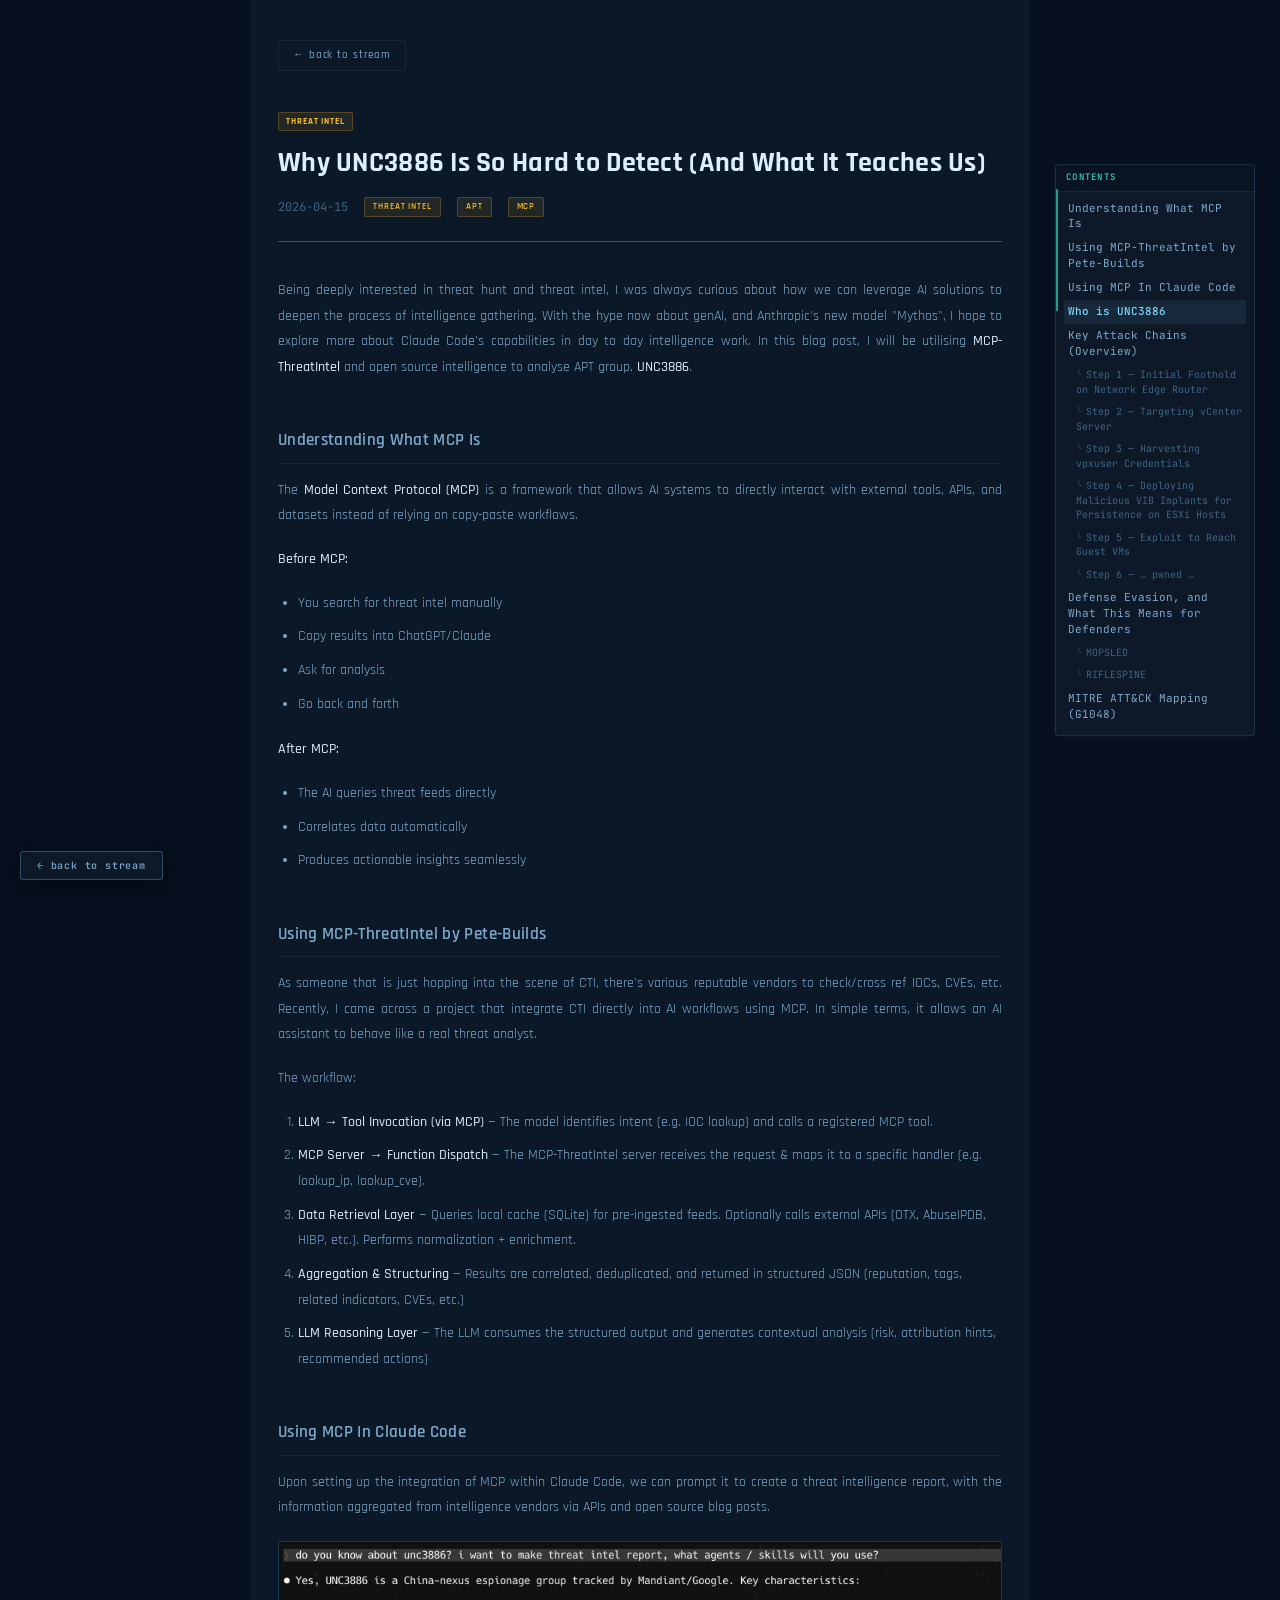
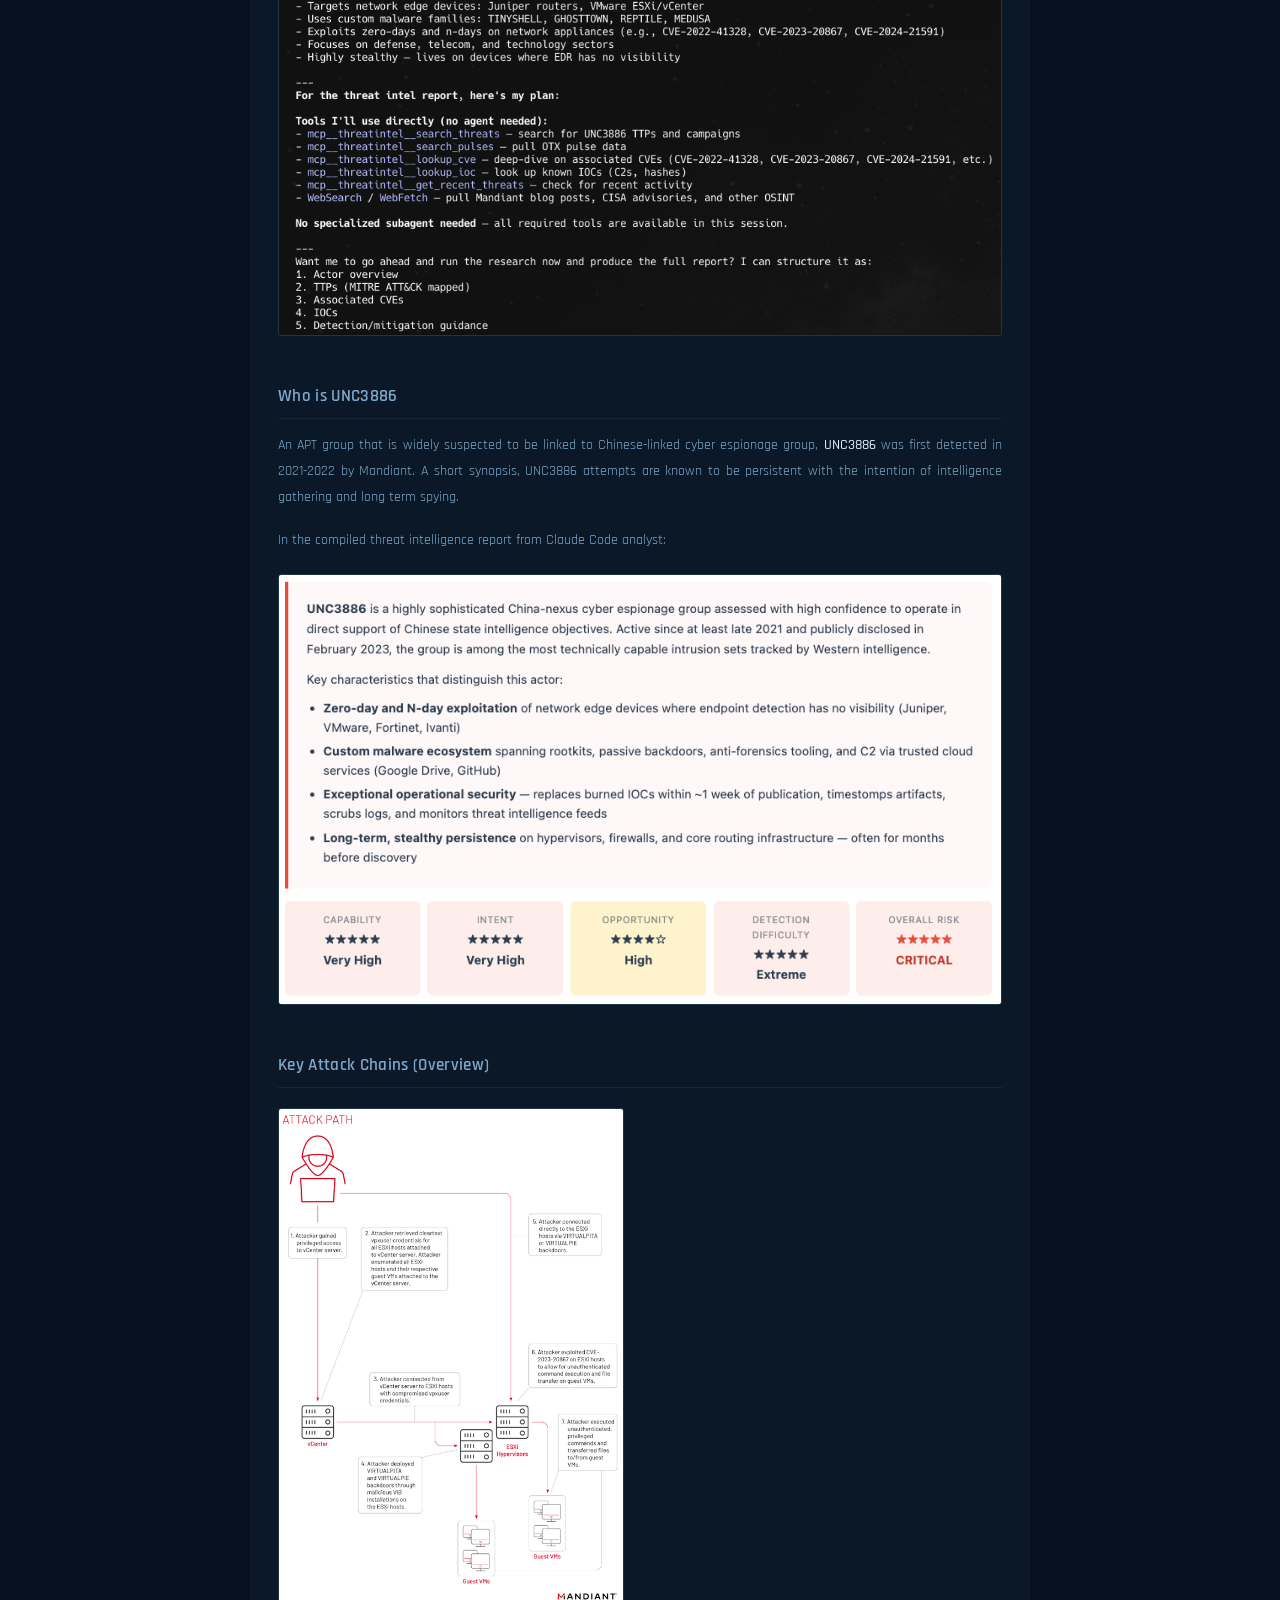
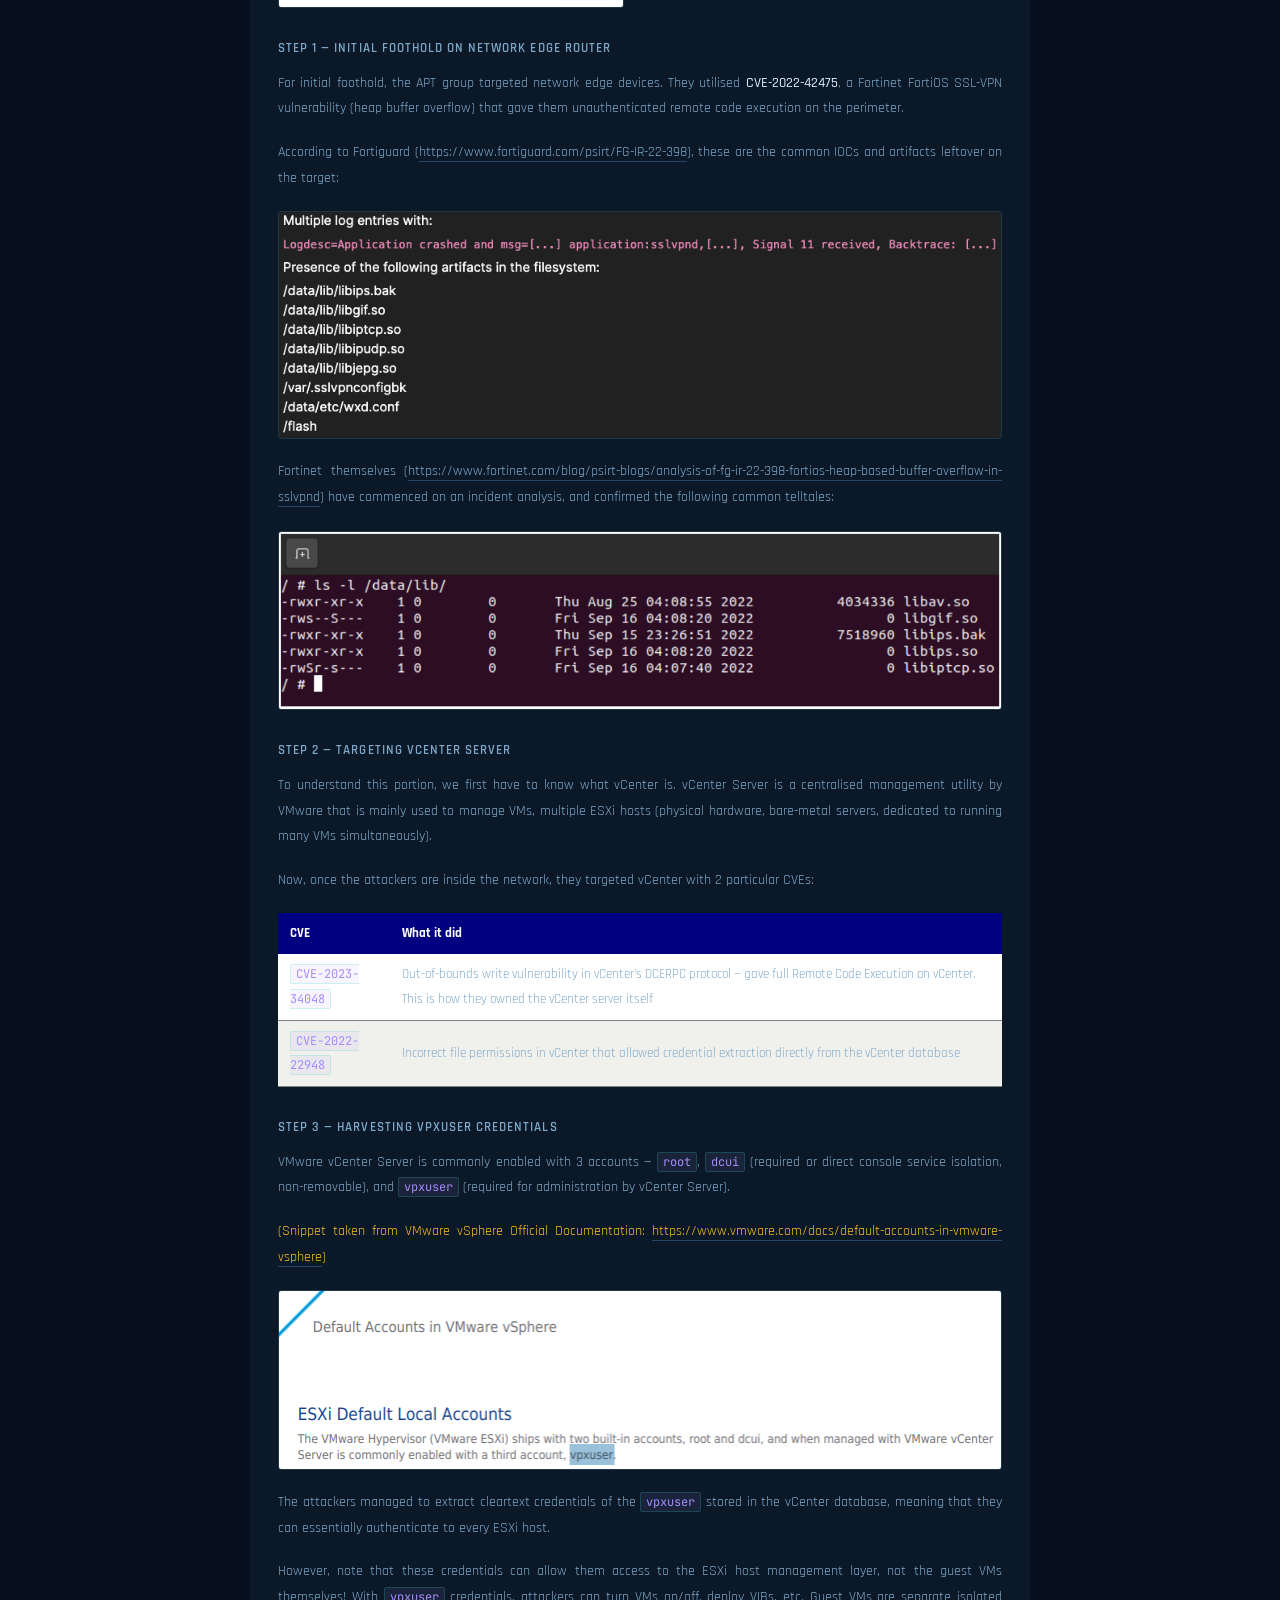
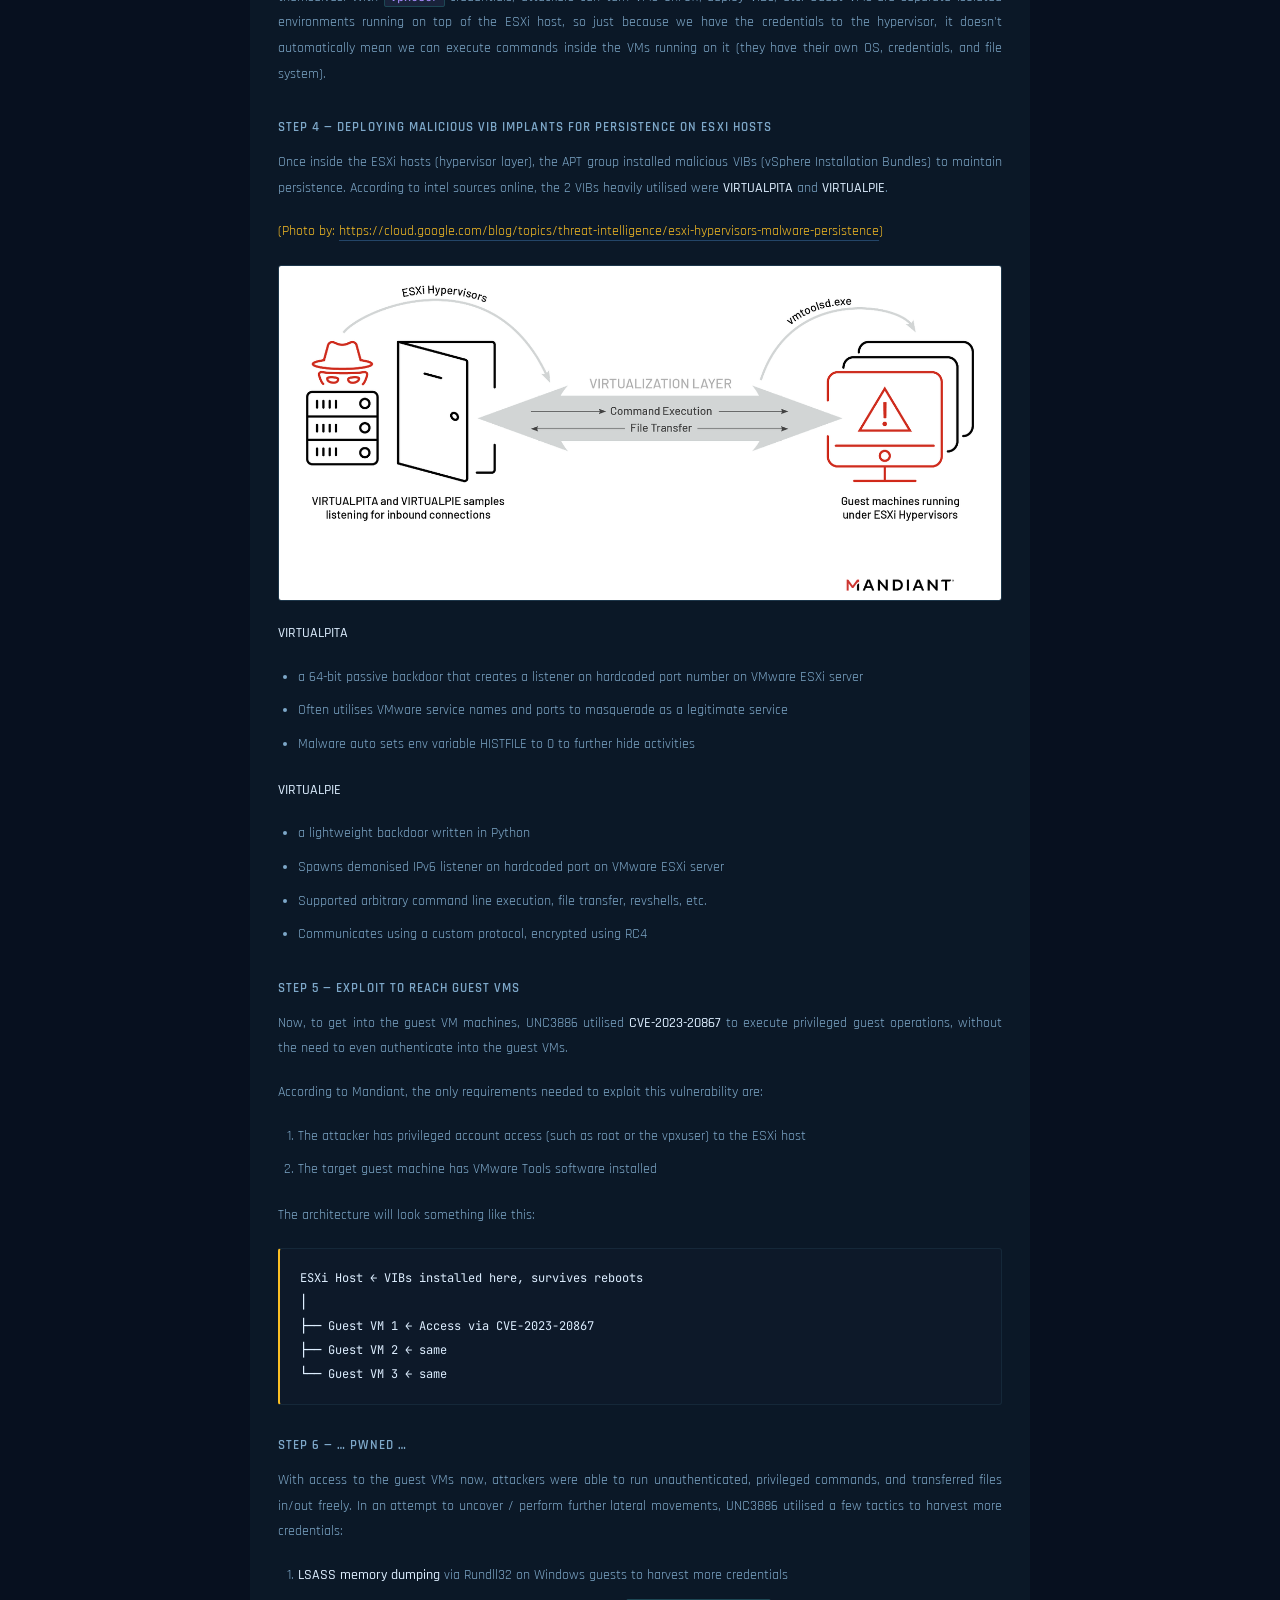
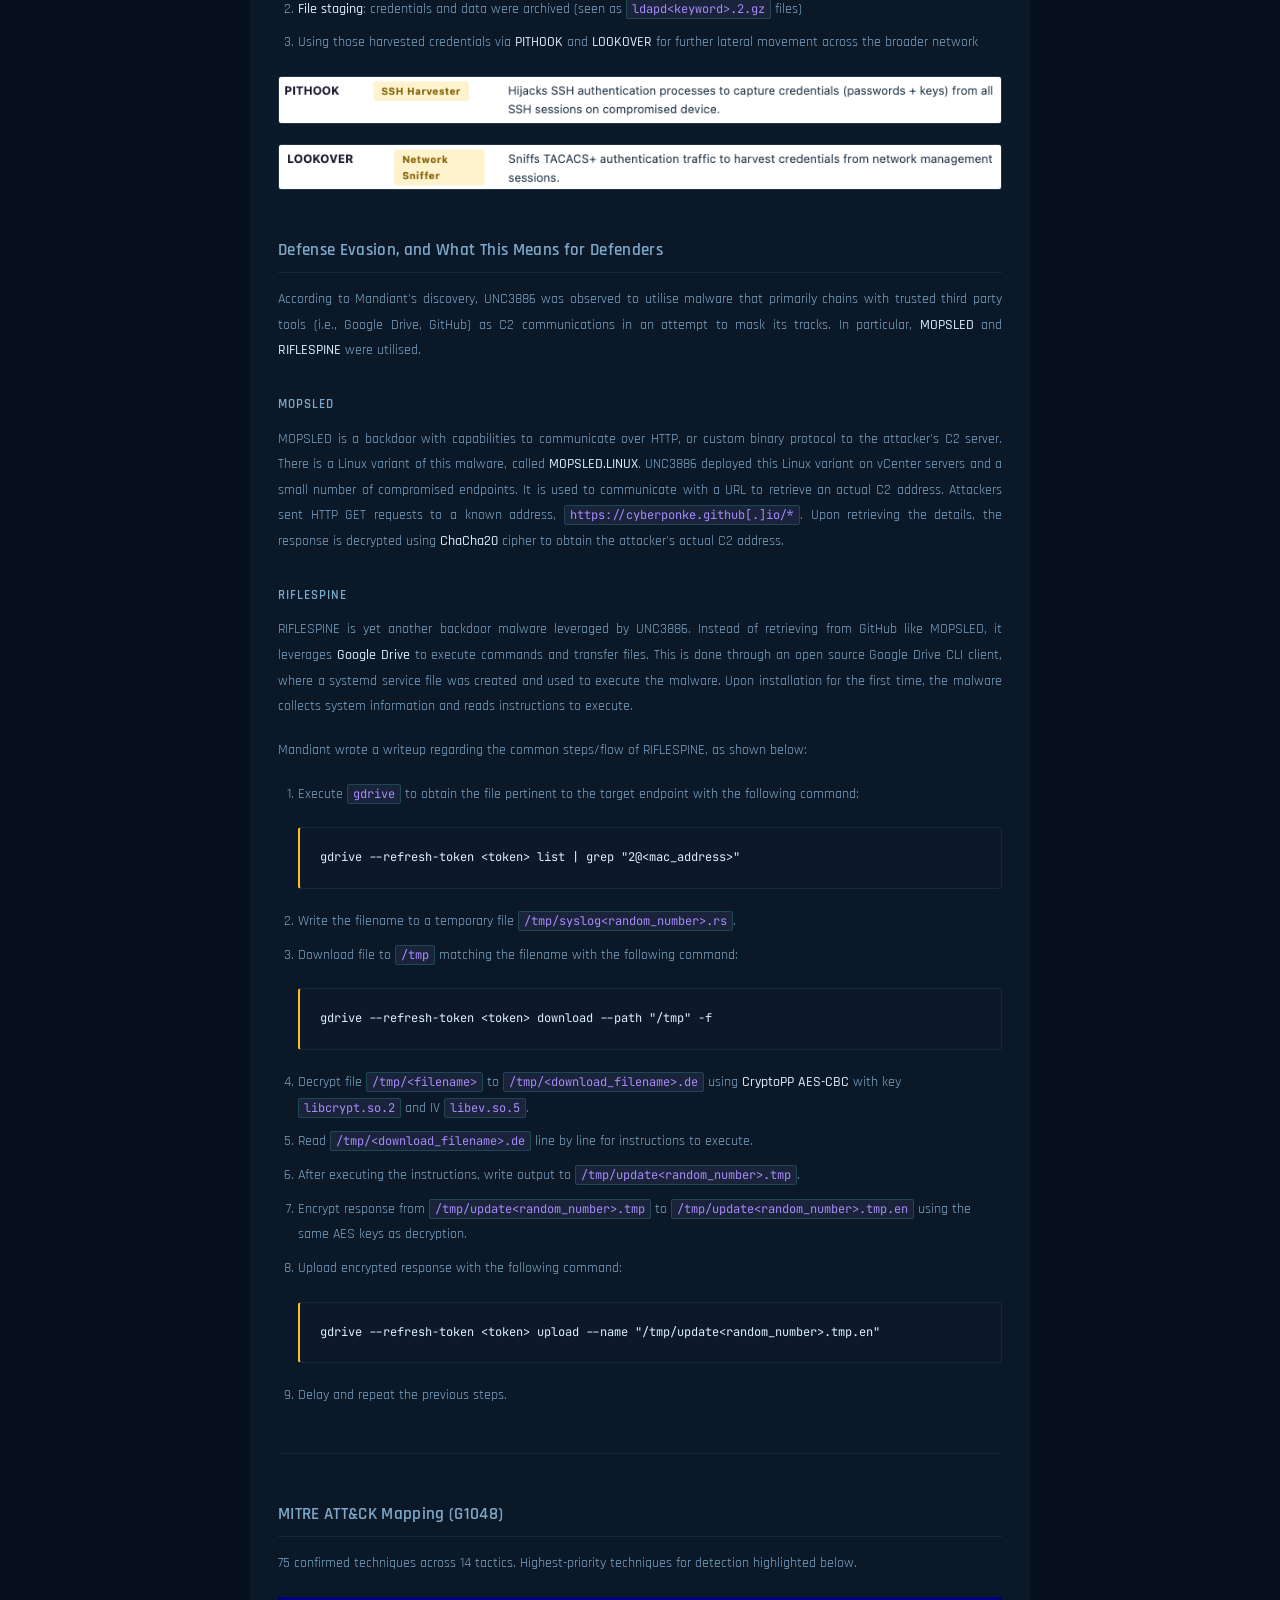
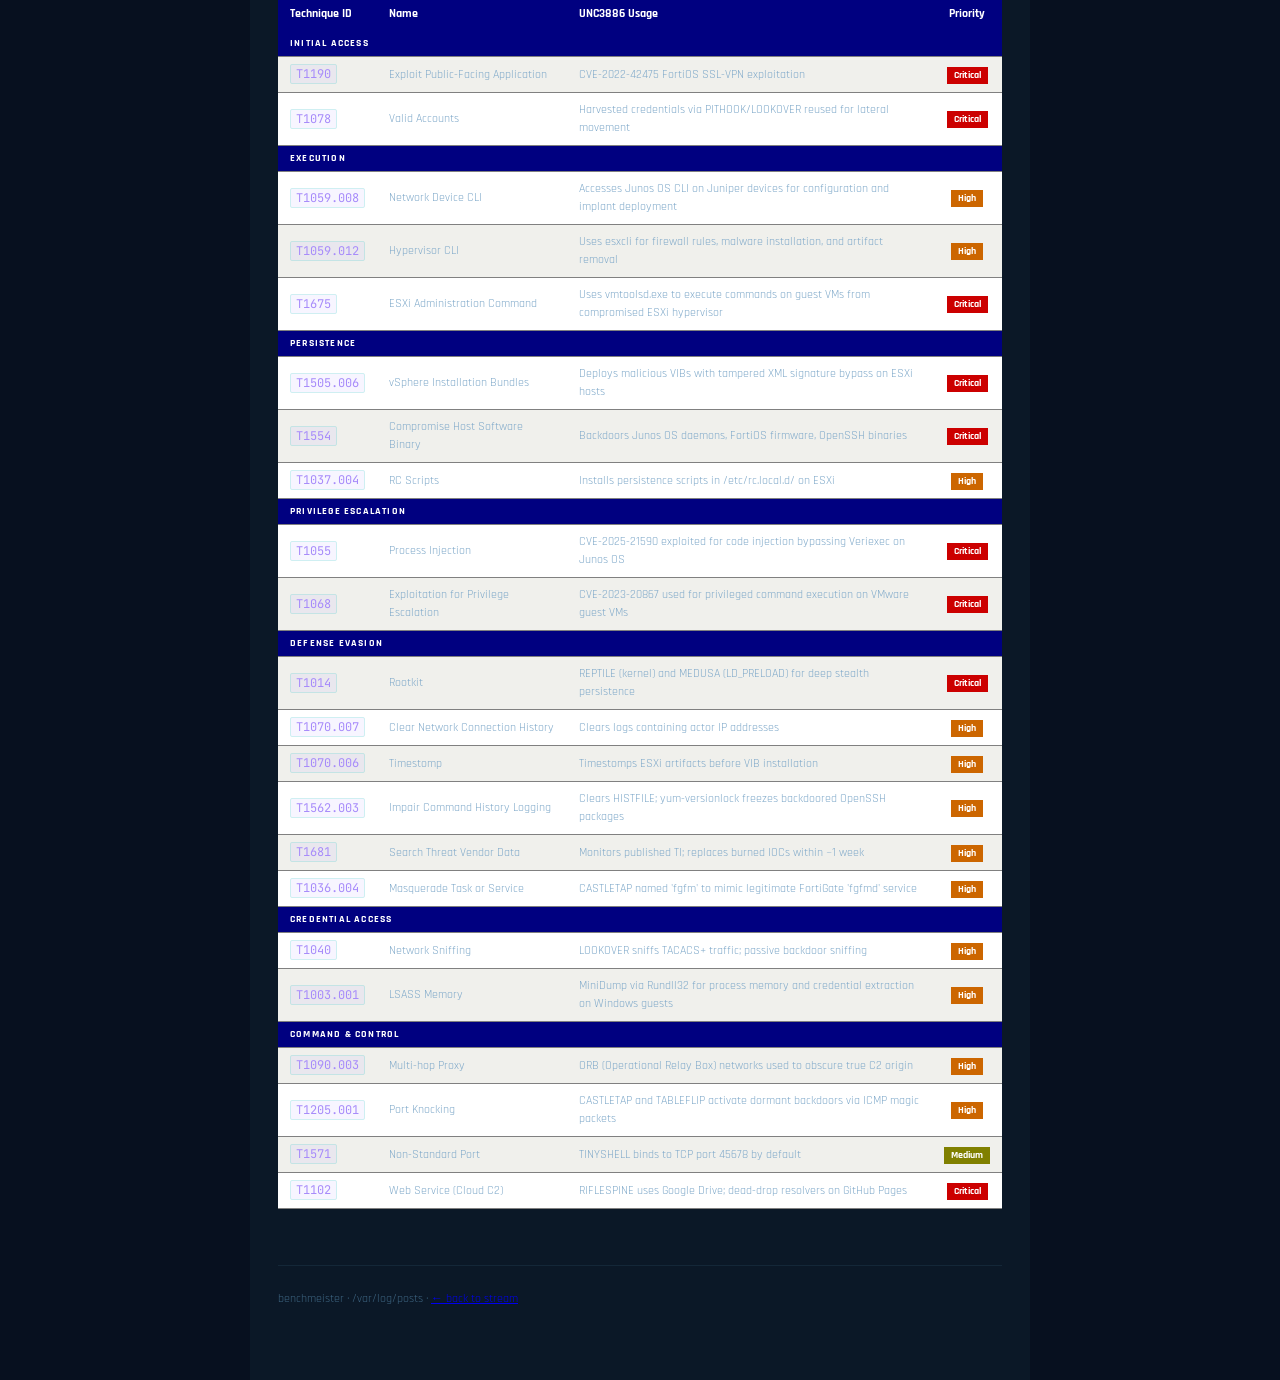
<file: posts/post-2.html>
<!DOCTYPE html>
<html lang="en">
<head>
    <meta charset="UTF-8">
    <meta name="viewport" content="width=device-width, initial-scale=1.0">
    <title>Why UNC3886 Is So Hard to Detect (And What It Teaches Us)</title>
    <link rel="preconnect" href="https://fonts.googleapis.com">
    <link rel="preconnect" href="https://fonts.gstatic.com" crossorigin>
    <link href="https://fonts.googleapis.com/css2?family=Rajdhani:wght@400;500;600;700&family=JetBrains+Mono:ital,wght@0,300;0,400;0,500;1,300&display=swap" rel="stylesheet">
    <link rel="stylesheet" href="../styles.css">
    <style>
        body {
            overflow: auto;
            height: auto;
        }

        .post-page {
            max-width: 780px;
            margin: 0 auto;
            padding: 40px 28px 80px;
        }

        .post-back-link {
            display: inline-flex;
            align-items: center;
            gap: 6px;
            font-family: var(--font-ui);
            font-size: 11px;
            font-weight: 500;
            letter-spacing: 0.08em;
            color: var(--text-muted);
            text-decoration: none;
            border: 1px solid var(--border);
            padding: 6px 14px;
            border-radius: 2px;
            margin-bottom: 40px;
            display: inline-block;
            transition: all 0.15s;
        }

        .post-back-link:hover {
            color: var(--amber);
            border-color: var(--border-hi);
            transform: translateX(-3px);
        }

        .post-header {
            margin-bottom: 36px;
            padding-bottom: 24px;
            border-bottom: 1px solid var(--border-hi);
        }

        .post-sev {
            font-family: var(--font-ui);
            font-size: 9px;
            font-weight: 700;
            letter-spacing: 0.1em;
            padding: 2px 7px;
            border-radius: 2px;
            display: inline-block;
            margin-bottom: 14px;
            color: var(--amber);
            background: var(--amber-soft);
            border: 1px solid rgba(240,164,41,0.25);
        }

        .post-title {
            font-family: var(--font-ui);
            font-size: 28px;
            font-weight: 700;
            color: var(--text-primary);
            line-height: 1.3;
            margin-bottom: 16px;
        }

        .post-meta {
            display: flex;
            align-items: center;
            gap: 16px;
            flex-wrap: wrap;
        }

        .post-date {
            font-family: var(--font-mono);
            font-size: 12px;
            color: var(--text-dim);
        }

        .post-tag {
            font-family: var(--font-ui);
            font-size: 9px;
            font-weight: 600;
            letter-spacing: 0.1em;
            padding: 2px 8px;
            border-radius: 2px;
            color: var(--amber);
            border: 1px solid rgba(240,164,41,0.25);
            background: var(--amber-soft);
        }

        .post-body {
            font-family: var(--font-ui);
            font-size: 13.5px;
            color: var(--text-muted);
            line-height: 1.9;
        }

        .post-body h2 {
            font-family: var(--font-ui);
            font-size: 17px;
            font-weight: 600;
            color: var(--blue);
            margin: 44px 0 14px;
            letter-spacing: 0.02em;
        }

        .post-body h3 {
            font-family: var(--font-ui);
            font-size: 13px;
            font-weight: 600;
            color: var(--text-muted);
            letter-spacing: 0.08em;
            margin: 28px 0 10px;
            text-transform: uppercase;
        }

        .post-body p {
            margin-bottom: 18px;
            text-align: justify;
        }

        .post-body strong {
            color: var(--text-primary);
            font-weight: 500;
        }

        .post-body em {
            color: var(--amber);
            font-style: normal;
        }

        .post-body ul, .post-body ol {
            margin: 14px 0 20px 20px;
        }

        .post-body li {
            margin-bottom: 8px;
            color: var(--text-muted);
        }

        .post-body code {
            background: var(--purple-soft);
            color: var(--purple);
            padding: 1px 5px;
            border-radius: 2px;
            font-size: 12px;
        }

        .post-body pre {
            background: var(--bg-panel);
            border: 1px solid var(--border);
            border-left: 2px solid var(--amber);
            padding: 18px 20px;
            border-radius: 3px;
            overflow-x: auto;
            margin: 20px 0;
        }

        .post-body pre code {
            background: none;
            color: var(--text-primary);
            padding: 0;
        }

        .post-body a {
            color: var(--blue);
            text-decoration: none;
            border-bottom: 1px solid rgba(90,173,255,0.3);
            transition: 0.15s;
        }

        .post-body a:hover {
            color: var(--amber);
            border-color: rgba(240,164,41,0.4);
        }

        .post-body blockquote {
            border-left: 2px solid var(--amber);
            padding: 10px 0 10px 18px;
            margin: 24px 0;
            color: var(--text-dim);
            font-style: italic;
        }

        .post-body .callout {
            background: var(--amber-soft);
            border: 1px solid rgba(240,164,41,0.2);
            border-left: 3px solid var(--amber);
            border-radius: 3px;
            padding: 14px 18px;
            margin: 24px 0;
            font-size: 13px;
        }

        .post-body img {
            max-width: 100%;
            border-radius: 3px;
            margin: 20px 0;
            display: block;
        }

        .post-footer {
            margin-top: 56px;
            padding-top: 24px;
            border-top: 1px solid var(--border);
            font-family: var(--font-ui);
            font-size: 12px;
            color: var(--text-dim);
        }

        .post-body table {
            width: 100%;
            border-collapse: collapse;
            margin: 20px 0;
            font-size: 13px;
        }

        .post-body table th {
            background: #000080;
            color: #ffffff;
            padding: 8px 12px;
            text-align: left;
            font-weight: bold;
        }

        .post-body table td {
            padding: 8px 12px;
            border-bottom: 1px solid #808080;
        }

        .post-body table tr:nth-child(odd) td  { background: #ffffff; }
        .post-body table tr:nth-child(even) td { background: #f0f0ec; }
    </style>
</head>
<body>
    <div class="post-page">

        <a href="../index.html" class="post-back-link">← back to stream</a>

        <header class="post-header">
            <div class="post-sev">THREAT INTEL</div>
            <h1 class="post-title">Why UNC3886 Is So Hard to Detect (And What It Teaches Us)</h1>
            <div class="post-meta">
                <span class="post-date">2026-04-15</span>
                <span class="post-tag">THREAT INTEL</span>
                <span class="post-tag">APT</span>
                <span class="post-tag">MCP</span>
            </div>
        </header>

        <div class="post-body">

            <p>Being deeply interested in threat hunt and threat intel, I was always curious about how we can leverage AI solutions to deepen the process of intelligence gathering. With the hype now about genAI, and Anthropic's new model "Mythos", I hope to explore more about Claude Code's capabilities in day to day intelligence work. In this blog post, I will be utilising <strong>MCP-ThreatIntel</strong> and open source intelligence to analyse APT group, <strong>UNC3886</strong>.</p>



            <h2>Understanding What MCP Is</h2>

            <p>The <strong>Model Context Protocol (MCP)</strong> is a framework that allows AI systems to directly interact with external tools, APIs, and datasets instead of relying on copy-paste workflows.</p>

            <p><strong>Before MCP:</strong></p>
            <ul>
                <li>You search for threat intel manually</li>
                <li>Copy results into ChatGPT/Claude</li>
                <li>Ask for analysis</li>
                <li>Go back and forth</li>
            </ul>

            <p><strong>After MCP:</strong></p>
            <ul>
                <li>The AI queries threat feeds directly</li>
                <li>Correlates data automatically</li>
                <li>Produces actionable insights seamlessly</li>
            </ul>

            <h2>Using MCP-ThreatIntel by Pete-Builds</h2>

            <p>As someone that is just hopping into the scene of CTI, there's various reputable vendors to check/cross ref IOCs, CVEs, etc. Recently, I came across a project that integrate CTI directly into AI workflows using MCP. In simple terms, it allows an AI assistant to behave like a real threat analyst.</p>

            <p>The workflow:</p>
            <ol>
                <li><strong>LLM &rarr; Tool Invocation (via MCP)</strong> — The model identifies intent (e.g. IOC lookup) and calls a registered MCP tool.</li>
                <li><strong>MCP Server &rarr; Function Dispatch</strong> — The MCP-ThreatIntel server receives the request &amp; maps it to a specific handler (e.g. lookup_ip, lookup_cve).</li>
                <li><strong>Data Retrieval Layer</strong> — Queries local cache (SQLite) for pre-ingested feeds. Optionally calls external APIs (OTX, AbuseIPDB, HIBP, etc.). Performs normalization + enrichment.</li>
                <li><strong>Aggregation &amp; Structuring</strong> — Results are correlated, deduplicated, and returned in structured JSON (reputation, tags, related indicators, CVEs, etc.)</li>
                <li><strong>LLM Reasoning Layer</strong> — The LLM consumes the structured output and generates contextual analysis (risk, attribution hints, recommended actions)</li>
            </ol>

            <h2>Using MCP In Claude Code</h2>

            <p>Upon setting up the integration of MCP within Claude Code, we can prompt it to create a threat intelligence report, with the information aggregated from intelligence vendors via APIs and open source blog posts.</p>

            <img src="../images/post2/image1.png" alt="Claude Code MCP threat intel query">


            <h2>Who is UNC3886</h2>

            <p>An APT group that is widely suspected to be linked to Chinese-linked cyber espionage group, <strong>UNC3886</strong> was first detected in 2021-2022 by Mandiant. A short synopsis, UNC3886 attempts are known to be persistent with the intention of intelligence gathering and long term spying.</p>

            <p>In the compiled threat intelligence report from Claude Code analyst:</p>
            <img src="../images/post2/image4.png" alt="Compiled threat intel report output in Claude Code">

            <h2>Key Attack Chains (Overview)</h2>

            <img src="../images/post2/image7.png" alt="UNC3886 attack chain overview">

            <h3>Step 1 — Initial Foothold on Network Edge Router</h3>

            <p>For initial foothold, the APT group targeted network edge devices. They utilised <strong>CVE-2022-42475</strong>, a Fortinet FortiOS SSL-VPN vulnerability (heap buffer overflow) that gave them unauthenticated remote code execution on the perimeter.</p>

            <p>According to Fortiguard (<a href="https://www.fortiguard.com/psirt/FG-IR-22-398" target="_blank">https://www.fortiguard.com/psirt/FG-IR-22-398</a>), these are the common IOCs and artifacts leftover on the target:</p>

            <img src="../images/post2/image6.png" alt="CVE-2022-42475 FortiGuard IOCs and artifacts">

            <p>Fortinet themselves (<a href="https://www.fortinet.com/blog/psirt-blogs/analysis-of-fg-ir-22-398-fortios-heap-based-buffer-overflow-in-sslvpnd" target="_blank">https://www.fortinet.com/blog/psirt-blogs/analysis-of-fg-ir-22-398-fortios-heap-based-buffer-overflow-in-sslvpnd</a>) have commenced on an incident analysis, and confirmed the following common telltales:</p>

            <img src="../images/post2/image2.png" alt="CVE-2022-42475 incident analysis telltales">

            <h3>Step 2 — Targeting vCenter Server</h3>

            <p>To understand this portion, we first have to know what vCenter is. vCenter Server is a centralised management utility by VMware that is mainly used to manage VMs, multiple ESXi hosts (physical hardware, bare-metal servers, dedicated to running many VMs simultaneously).</p>

            <p>Now, once the attackers are inside the network, they targeted vCenter with 2 particular CVEs:</p>

            <table>
                <thead>
                    <tr>
                        <th>CVE</th>
                        <th>What it did</th>
                    </tr>
                </thead>
                <tbody>
                    <tr>
                        <td><code>CVE-2023-34048</code></td>
                        <td>Out-of-bounds write vulnerability in vCenter's DCERPC protocol &mdash; gave full Remote Code Execution on vCenter. This is how they owned the vCenter server itself</td>
                    </tr>
                    <tr>
                        <td><code>CVE-2022-22948</code></td>
                        <td>Incorrect file permissions in vCenter that allowed credential extraction directly from the vCenter database</td>
                    </tr>
                </tbody>
            </table>

            <h3>Step 3 — Harvesting vpxuser Credentials</h3>

            <p>VMware vCenter Server is commonly enabled with 3 accounts &mdash; <code>root</code>, <code>dcui</code> (required or direct console service isolation, non-removable), and <code>vpxuser</code> (required for administration by vCenter Server).</p>

            <p><em>(Snippet taken from VMware vSphere Official Documentation: <a href="https://www.vmware.com/docs/default-accounts-in-vmware-vsphere" target="_blank">https://www.vmware.com/docs/default-accounts-in-vmware-vsphere</a>)</em></p>

            <img src="../images/post2/image9.png" alt="VMware default accounts in vSphere documentation">

            <p>The attackers managed to extract cleartext credentials of the <code>vpxuser</code> stored in the vCenter database, meaning that they can essentially authenticate to every ESXi host.</p>

            <p>However, note that these credentials can allow them access to the ESXi host management layer, not the guest VMs themselves! With <code>vpxuser</code> credentials, attackers can turn VMs on/off, deploy VIBs, etc. Guest VMs are separate isolated environments running on top of the ESXi host, so just because we have the credentials to the hypervisor, it doesn't automatically mean we can execute commands inside the VMs running on it (they have their own OS, credentials, and file system).</p>

            <h3>Step 4 — Deploying Malicious VIB Implants for Persistence on ESXi Hosts</h3>

            <p>Once inside the ESXi hosts (hypervisor layer), the APT group installed malicious VIBs (vSphere Installation Bundles) to maintain persistence. According to intel sources online, the 2 VIBs heavily utilised were <strong>VIRTUALPITA</strong> and <strong>VIRTUALPIE</strong>.</p>

            <p><em>(Photo by: <a href="https://cloud.google.com/blog/topics/threat-intelligence/esxi-hypervisors-malware-persistence" target="_blank">https://cloud.google.com/blog/topics/threat-intelligence/esxi-hypervisors-malware-persistence</a>)</em></p>

            <img src="../images/post2/image8.png" alt="VIRTUALPITA and VIRTUALPIE VIB implants on ESXi">

            <p><strong>VIRTUALPITA</strong></p>
            <ul>
                <li>a 64-bit passive backdoor that creates a listener on hardcoded port number on VMware ESXi server</li>
                <li>Often utilises VMware service names and ports to masquerade as a legitimate service</li>
                <li>Malware auto sets env variable HISTFILE to 0 to further hide activities</li>
            </ul>

            <p><strong>VIRTUALPIE</strong></p>
            <ul>
                <li>a lightweight backdoor written in Python</li>
                <li>Spawns demonised IPv6 listener on hardcoded port on VMware ESXi server</li>
                <li>Supported arbitrary command line execution, file transfer, revshells, etc.</li>
                <li>Communicates using a custom protocol, encrypted using RC4</li>
            </ul>

            <h3>Step 5 — Exploit to Reach Guest VMs</h3>

            <p>Now, to get into the guest VM machines, UNC3886 utilised <strong>CVE-2023-20867</strong> to execute privileged guest operations, without the need to even authenticate into the guest VMs.</p>

            <p>According to Mandiant, the only requirements needed to exploit this vulnerability are:</p>
            <ol>
                <li>The attacker has privileged account access (such as root or the vpxuser) to the ESXi host</li>
                <li>The target guest machine has VMware Tools software installed</li>
            </ol>

            <p>The architecture will look something like this:</p>
            <pre><code>ESXi Host &larr; VIBs installed here, survives reboots
&#x2502;
&#x251C;&#x2500;&#x2500; Guest VM 1 &larr; Access via CVE-2023-20867
&#x251C;&#x2500;&#x2500; Guest VM 2 &larr; same
&#x2514;&#x2500;&#x2500; Guest VM 3 &larr; same</code></pre>

            <h3>Step 6 — &hellip; pwned &hellip;</h3>

            <p>With access to the guest VMs now, attackers were able to run unauthenticated, privileged commands, and transferred files in/out freely. In an attempt to uncover / perform further lateral movements, UNC3886 utilised a few tactics to harvest more credentials:</p>
            <ol>
                <li><strong>LSASS memory dumping</strong> via Rundll32 on Windows guests to harvest more credentials</li>
                <li><strong>File staging</strong>: credentials and data were archived (seen as <code>ldapd&lt;keyword&gt;.2.gz</code> files)</li>
                <li>Using those harvested credentials via <strong>PITHOOK</strong> and <strong>LOOKOVER</strong> for further lateral movement across the broader network</li>
            </ol>

            <img src="../images/post2/image3.png" alt="Lateral movement artifacts — PITHOOK and LOOKOVER">
            <img src="../images/post2/image5.png" alt="Lateral movement artifacts continued">

            <h2>Defense Evasion, and What This Means for Defenders</h2>

            <p>According to Mandiant's discovery, UNC3886 was observed to utilise malware that primarily chains with trusted third party tools (i.e., Google Drive, GitHub) as C2 communications in an attempt to mask its tracks. In particular, <strong>MOPSLED</strong> and <strong>RIFLESPINE</strong> were utilised.</p>

            <h3>MOPSLED</h3>

            <p>MOPSLED is a backdoor with capabilities to communicate over HTTP, or custom binary protocol to the attacker's C2 server. There is a Linux variant of this malware, called <strong>MOPSLED.LINUX</strong>. UNC3886 deployed this Linux variant on vCenter servers and a small number of compromised endpoints. It is used to communicate with a URL to retrieve an actual C2 address. Attackers sent HTTP GET requests to a known address, <code>https://cyberponke.github[.]io/*</code>. Upon retrieving the details, the response is decrypted using <strong>ChaCha20</strong> cipher to obtain the attacker's actual C2 address.</p>

            <h3>RIFLESPINE</h3>

            <p>RIFLESPINE is yet another backdoor malware leveraged by UNC3886. Instead of retrieving from GitHub like MOPSLED, it leverages <strong>Google Drive</strong> to execute commands and transfer files. This is done through an open source Google Drive CLI client, where a systemd service file was created and used to execute the malware. Upon installation for the first time, the malware collects system information and reads instructions to execute.</p>

            <p>Mandiant wrote a writeup regarding the common steps/flow of RIFLESPINE, as shown below:</p>
            <ol>
                <li>Execute <code>gdrive</code> to obtain the file pertinent to the target endpoint with the following command:
                    <pre><code>gdrive --refresh-token &lt;token&gt; list | grep "2@&lt;mac_address&gt;"</code></pre>
                </li>
                <li>Write the filename to a temporary file <code>/tmp/syslog&lt;random_number&gt;.rs</code>.</li>
                <li>Download file to <code>/tmp</code> matching the filename with the following command:
                    <pre><code>gdrive --refresh-token &lt;token&gt; download --path "/tmp" -f</code></pre>
                </li>
                <li>Decrypt file <code>/tmp/&lt;filename&gt;</code> to <code>/tmp/&lt;download_filename&gt;.de</code> using <strong>CryptoPP AES-CBC</strong> with key <code>libcrypt.so.2</code> and IV <code>libev.so.5</code>.</li>
                <li>Read <code>/tmp/&lt;download_filename&gt;.de</code> line by line for instructions to execute.</li>
                <li>After executing the instructions, write output to <code>/tmp/update&lt;random_number&gt;.tmp</code>.</li>
                <li>Encrypt response from <code>/tmp/update&lt;random_number&gt;.tmp</code> to <code>/tmp/update&lt;random_number&gt;.tmp.en</code> using the same AES keys as decryption.</li>
                <li>Upload encrypted response with the following command:
                    <pre><code>gdrive --refresh-token &lt;token&gt; upload --name "/tmp/update&lt;random_number&gt;.tmp.en"</code></pre>
                </li>
                <li>Delay and repeat the previous steps.</li>
            </ol>

            <hr style="border:none; border-top: 1px solid var(--border); margin: 44px 0;">

            <h2>MITRE ATT&amp;CK Mapping (G1048)</h2>

            <p>75 confirmed techniques across 14 tactics. Highest-priority techniques for detection highlighted below.</p>

            <table style="font-size: 12px; line-height: 1.5;">
                <thead>
                    <tr>
                        <th style="width: 92px;">Technique ID</th>
                        <th style="width: 190px;">Name</th>
                        <th>UNC3886 Usage</th>
                        <th style="width: 68px; text-align:center;">Priority</th>
                    </tr>
                </thead>
                <tbody>
                    <tr><td colspan="4" style="background:#000080;color:#fff;font-weight:bold;font-size:10px;letter-spacing:0.12em;padding:5px 12px;">INITIAL ACCESS</td></tr>
                    <tr>
                        <td><code>T1190</code></td>
                        <td>Exploit Public-Facing Application</td>
                        <td>CVE-2022-42475 FortiOS SSL-VPN exploitation</td>
                        <td style="text-align:center;"><span style="background:#cc0000;color:#fff;padding:1px 7px;font-size:10px;font-weight:bold;display:inline-block;">Critical</span></td>
                    </tr>
                    <tr>
                        <td><code>T1078</code></td>
                        <td>Valid Accounts</td>
                        <td>Harvested credentials via PITHOOK/LOOKOVER reused for lateral movement</td>
                        <td style="text-align:center;"><span style="background:#cc0000;color:#fff;padding:1px 7px;font-size:10px;font-weight:bold;display:inline-block;">Critical</span></td>
                    </tr>

                    <tr><td colspan="4" style="background:#000080;color:#fff;font-weight:bold;font-size:10px;letter-spacing:0.12em;padding:5px 12px;">EXECUTION</td></tr>
                    <tr>
                        <td><code>T1059.008</code></td>
                        <td>Network Device CLI</td>
                        <td>Accesses Junos OS CLI on Juniper devices for configuration and implant deployment</td>
                        <td style="text-align:center;"><span style="background:#cc6600;color:#fff;padding:1px 7px;font-size:10px;font-weight:bold;display:inline-block;">High</span></td>
                    </tr>
                    <tr>
                        <td><code>T1059.012</code></td>
                        <td>Hypervisor CLI</td>
                        <td>Uses esxcli for firewall rules, malware installation, and artifact removal</td>
                        <td style="text-align:center;"><span style="background:#cc6600;color:#fff;padding:1px 7px;font-size:10px;font-weight:bold;display:inline-block;">High</span></td>
                    </tr>
                    <tr>
                        <td><code>T1675</code></td>
                        <td>ESXi Administration Command</td>
                        <td>Uses vmtoolsd.exe to execute commands on guest VMs from compromised ESXi hypervisor</td>
                        <td style="text-align:center;"><span style="background:#cc0000;color:#fff;padding:1px 7px;font-size:10px;font-weight:bold;display:inline-block;">Critical</span></td>
                    </tr>

                    <tr><td colspan="4" style="background:#000080;color:#fff;font-weight:bold;font-size:10px;letter-spacing:0.12em;padding:5px 12px;">PERSISTENCE</td></tr>
                    <tr>
                        <td><code>T1505.006</code></td>
                        <td>vSphere Installation Bundles</td>
                        <td>Deploys malicious VIBs with tampered XML signature bypass on ESXi hosts</td>
                        <td style="text-align:center;"><span style="background:#cc0000;color:#fff;padding:1px 7px;font-size:10px;font-weight:bold;display:inline-block;">Critical</span></td>
                    </tr>
                    <tr>
                        <td><code>T1554</code></td>
                        <td>Compromise Host Software Binary</td>
                        <td>Backdoors Junos OS daemons, FortiOS firmware, OpenSSH binaries</td>
                        <td style="text-align:center;"><span style="background:#cc0000;color:#fff;padding:1px 7px;font-size:10px;font-weight:bold;display:inline-block;">Critical</span></td>
                    </tr>
                    <tr>
                        <td><code>T1037.004</code></td>
                        <td>RC Scripts</td>
                        <td>Installs persistence scripts in /etc/rc.local.d/ on ESXi</td>
                        <td style="text-align:center;"><span style="background:#cc6600;color:#fff;padding:1px 7px;font-size:10px;font-weight:bold;display:inline-block;">High</span></td>
                    </tr>

                    <tr><td colspan="4" style="background:#000080;color:#fff;font-weight:bold;font-size:10px;letter-spacing:0.12em;padding:5px 12px;">PRIVILEGE ESCALATION</td></tr>
                    <tr>
                        <td><code>T1055</code></td>
                        <td>Process Injection</td>
                        <td>CVE-2025-21590 exploited for code injection bypassing Veriexec on Junos OS</td>
                        <td style="text-align:center;"><span style="background:#cc0000;color:#fff;padding:1px 7px;font-size:10px;font-weight:bold;display:inline-block;">Critical</span></td>
                    </tr>
                    <tr>
                        <td><code>T1068</code></td>
                        <td>Exploitation for Privilege Escalation</td>
                        <td>CVE-2023-20867 used for privileged command execution on VMware guest VMs</td>
                        <td style="text-align:center;"><span style="background:#cc0000;color:#fff;padding:1px 7px;font-size:10px;font-weight:bold;display:inline-block;">Critical</span></td>
                    </tr>

                    <tr><td colspan="4" style="background:#000080;color:#fff;font-weight:bold;font-size:10px;letter-spacing:0.12em;padding:5px 12px;">DEFENSE EVASION</td></tr>
                    <tr>
                        <td><code>T1014</code></td>
                        <td>Rootkit</td>
                        <td>REPTILE (kernel) and MEDUSA (LD_PRELOAD) for deep stealth persistence</td>
                        <td style="text-align:center;"><span style="background:#cc0000;color:#fff;padding:1px 7px;font-size:10px;font-weight:bold;display:inline-block;">Critical</span></td>
                    </tr>
                    <tr>
                        <td><code>T1070.007</code></td>
                        <td>Clear Network Connection History</td>
                        <td>Clears logs containing actor IP addresses</td>
                        <td style="text-align:center;"><span style="background:#cc6600;color:#fff;padding:1px 7px;font-size:10px;font-weight:bold;display:inline-block;">High</span></td>
                    </tr>
                    <tr>
                        <td><code>T1070.006</code></td>
                        <td>Timestomp</td>
                        <td>Timestomps ESXi artifacts before VIB installation</td>
                        <td style="text-align:center;"><span style="background:#cc6600;color:#fff;padding:1px 7px;font-size:10px;font-weight:bold;display:inline-block;">High</span></td>
                    </tr>
                    <tr>
                        <td><code>T1562.003</code></td>
                        <td>Impair Command History Logging</td>
                        <td>Clears HISTFILE; yum-versionlock freezes backdoored OpenSSH packages</td>
                        <td style="text-align:center;"><span style="background:#cc6600;color:#fff;padding:1px 7px;font-size:10px;font-weight:bold;display:inline-block;">High</span></td>
                    </tr>
                    <tr>
                        <td><code>T1681</code></td>
                        <td>Search Threat Vendor Data</td>
                        <td>Monitors published TI; replaces burned IOCs within ~1 week</td>
                        <td style="text-align:center;"><span style="background:#cc6600;color:#fff;padding:1px 7px;font-size:10px;font-weight:bold;display:inline-block;">High</span></td>
                    </tr>
                    <tr>
                        <td><code>T1036.004</code></td>
                        <td>Masquerade Task or Service</td>
                        <td>CASTLETAP named 'fgfm' to mimic legitimate FortiGate 'fgfmd' service</td>
                        <td style="text-align:center;"><span style="background:#cc6600;color:#fff;padding:1px 7px;font-size:10px;font-weight:bold;display:inline-block;">High</span></td>
                    </tr>

                    <tr><td colspan="4" style="background:#000080;color:#fff;font-weight:bold;font-size:10px;letter-spacing:0.12em;padding:5px 12px;">CREDENTIAL ACCESS</td></tr>
                    <tr>
                        <td><code>T1040</code></td>
                        <td>Network Sniffing</td>
                        <td>LOOKOVER sniffs TACACS+ traffic; passive backdoor sniffing</td>
                        <td style="text-align:center;"><span style="background:#cc6600;color:#fff;padding:1px 7px;font-size:10px;font-weight:bold;display:inline-block;">High</span></td>
                    </tr>
                    <tr>
                        <td><code>T1003.001</code></td>
                        <td>LSASS Memory</td>
                        <td>MiniDump via Rundll32 for process memory and credential extraction on Windows guests</td>
                        <td style="text-align:center;"><span style="background:#cc6600;color:#fff;padding:1px 7px;font-size:10px;font-weight:bold;display:inline-block;">High</span></td>
                    </tr>

                    <tr><td colspan="4" style="background:#000080;color:#fff;font-weight:bold;font-size:10px;letter-spacing:0.12em;padding:5px 12px;">COMMAND &amp; CONTROL</td></tr>
                    <tr>
                        <td><code>T1090.003</code></td>
                        <td>Multi-hop Proxy</td>
                        <td>ORB (Operational Relay Box) networks used to obscure true C2 origin</td>
                        <td style="text-align:center;"><span style="background:#cc6600;color:#fff;padding:1px 7px;font-size:10px;font-weight:bold;display:inline-block;">High</span></td>
                    </tr>
                    <tr>
                        <td><code>T1205.001</code></td>
                        <td>Port Knocking</td>
                        <td>CASTLETAP and TABLEFLIP activate dormant backdoors via ICMP magic packets</td>
                        <td style="text-align:center;"><span style="background:#cc6600;color:#fff;padding:1px 7px;font-size:10px;font-weight:bold;display:inline-block;">High</span></td>
                    </tr>
                    <tr>
                        <td><code>T1571</code></td>
                        <td>Non-Standard Port</td>
                        <td>TINYSHELL binds to TCP port 45678 by default</td>
                        <td style="text-align:center;"><span style="background:#808000;color:#fff;padding:1px 7px;font-size:10px;font-weight:bold;display:inline-block;">Medium</span></td>
                    </tr>
                    <tr>
                        <td><code>T1102</code></td>
                        <td>Web Service (Cloud C2)</td>
                        <td>RIFLESPINE uses Google Drive; dead-drop resolvers on GitHub Pages</td>
                        <td style="text-align:center;"><span style="background:#cc0000;color:#fff;padding:1px 7px;font-size:10px;font-weight:bold;display:inline-block;">Critical</span></td>
                    </tr>
                </tbody>
            </table>

        </div>

        <footer class="post-footer">
            benchmeister · /var/log/posts · <a href="../index.html">← back to stream</a>
        </footer>

    </div>
    <script src="../toc.js"></script>
</body>
</html>
</file>
<file: styles.css>
/* ─── Design System — Arctic Intel ───────────────────────────── */
:root {
    /* Backgrounds */
    --bg-base:       #07101f;
    --bg-panel:      #0d1929;
    --bg-panel-alt:  #091422;
    --bg-surface:    #0f1e30;
    --bg-row:        #0b1827;
    --bg-row-alt:    #0e1c2e;
    --bg-row-hover:  #132438;

    /* Borders */
    --border:        rgba(125,211,252,0.08);
    --border-mid:    rgba(125,211,252,0.16);
    --border-hi:     rgba(125,211,252,0.32);

    /* Accent — Ice Blue (primary) */
    --ice:           #7dd3fc;
    --ice-dim:       #4a9fd4;
    --ice-soft:      rgba(125,211,252,0.07);
    --ice-glow:      rgba(125,211,252,0.28);

    /* Accent — Teal (secondary) */
    --teal:          #2dd4bf;
    --teal-dim:      #1a9e8c;
    --teal-soft:     rgba(45,212,191,0.07);
    --teal-glow:     rgba(45,212,191,0.28);

    /* Semantic colours */
    --amber:         #fbbf24;
    --amber-soft:    rgba(251,191,36,0.09);
    --amber-glow:    rgba(251,191,36,0.28);

    --red:           #f87171;
    --red-soft:      rgba(248,113,113,0.09);
    --red-glow:      rgba(248,113,113,0.28);

    --green:         #4ade80;
    --green-soft:    rgba(74,222,128,0.09);
    --green-glow:    rgba(74,222,128,0.28);

    --purple:        #a78bfa;
    --purple-soft:   rgba(167,139,250,0.09);

    /* Text */
    --text-primary:  #ddeeff;
    --text-muted:    #7ea8c9;
    --text-dim:      #3d6480;

    /* Fonts */
    --font-ui:   'Rajdhani', 'Segoe UI', sans-serif;
    --font-mono: 'JetBrains Mono', 'Courier New', monospace;
}

/* ─── Reset ─────────────────────────────────────────────────── */
*, *::before, *::after { box-sizing: border-box; margin: 0; padding: 0; }
html { height: 100%; }

body {
    font-family: var(--font-ui);
    background: var(--bg-base);
    color: var(--text-primary);
    height: 100vh;
    display: flex;
    flex-direction: column;
    overflow: hidden;
    font-size: 13px;
    line-height: 1.5;
    padding-bottom: 0;
}

/* ─── Aurora Canvas ──────────────────────────────────────────── */
#aurora-canvas {
    position: fixed;
    inset: 0;
    width: 100%;
    height: 100%;
    z-index: 0;
    pointer-events: none;
    display: block;
}

/* (aurora switcher removed — Glacial Drift is fixed) */

/* ─── Keyframes ──────────────────────────────────────────────── */
@keyframes pulse-green {
    0%, 100% { opacity: 1;   box-shadow: 0 0 5px var(--green-glow); }
    50%       { opacity: 0.5; box-shadow: 0 0 2px var(--green-glow); }
}

@keyframes pulse-amber {
    0%, 100% { opacity: 1;   }
    50%       { opacity: 0.4; }
}

@keyframes blink-teal {
    0%, 100% { opacity: 1; }
    50%       { opacity: 0.15; }
}

@keyframes blink {
    0%, 100% { opacity: 1; }
    50%       { opacity: 0; }
}

@keyframes fadeIn {
    from { opacity: 0; }
    to   { opacity: 1; }
}

@keyframes entryIn {
    from { opacity: 0; transform: translateX(-10px); }
    to   { opacity: 1; transform: translateX(0); }
}

@keyframes panelGlow {
    0%, 100% { opacity: 0.4; }
    50%       { opacity: 0.8; }
}

/* ─── Top Bar ────────────────────────────────────────────────── */
.topbar {
    display: flex;
    align-items: center;
    justify-content: space-between;
    height: 34px;
    padding: 0 16px;
    background: rgba(5,12,24,0.88);
    backdrop-filter: blur(14px);
    -webkit-backdrop-filter: blur(14px);
    border-bottom: 1px solid var(--border-mid);
    flex-shrink: 0;
    font-family: var(--font-mono);
    font-size: 11px;
    color: var(--text-muted);
    letter-spacing: 0.04em;
    user-select: none;
    position: relative;
    z-index: 100;
}

.topbar-left,
.topbar-right {
    display: flex;
    align-items: center;
    gap: 12px;
}

.topbar-live {
    display: flex;
    align-items: center;
    gap: 6px;
    color: var(--green);
    font-size: 10px;
    font-weight: 500;
    letter-spacing: 0.12em;
}

.topbar-dot {
    width: 7px;
    height: 7px;
    border-radius: 50%;
    background: var(--green);
    animation: pulse-green 2s ease-in-out infinite;
    flex-shrink: 0;
}

.topbar-sep  { color: var(--text-dim); }
.topbar-host { color: var(--ice); font-weight: 600; }
.topbar-path { color: var(--text-muted); }
.topbar-item { color: var(--text-dim); font-size: 10px; }
.topbar-num  { color: var(--ice); font-weight: 600; }
.topbar-num.ok { color: var(--green); }

/* ─── Workspace ──────────────────────────────────────────────── */
.workspace {
    display: grid;
    grid-template-columns: 300px 1fr;
    flex: 1;
    overflow: hidden;
    gap: 6px;
    padding: 6px;
    animation: fadeIn 0.4s ease-out;
    position: relative;
    z-index: 1;
}

/* ─── Panel Base ─────────────────────────────────────────────── */
.panel {
    display: flex;
    flex-direction: column;
    background: rgba(13,25,41,0.78);
    backdrop-filter: blur(18px);
    -webkit-backdrop-filter: blur(18px);
    overflow: hidden;
    border: 1px solid var(--border);
    border-radius: 4px;
    position: relative;
}

/* ─── Sidebar Panel ──────────────────────────────────────────── */
.panel-sidebar {
    overflow-y: auto;
    overflow-x: hidden;
}

/* Top-edge shimmer */
.panel::before {
    content: '';
    position: absolute;
    top: 0; left: 10%; right: 10%;
    height: 1px;
    background: linear-gradient(90deg, transparent, var(--ice-glow), transparent);
    animation: panelGlow 4s ease-in-out infinite;
    pointer-events: none;
    z-index: 1;
}

.panel-header {
    display: flex;
    align-items: center;
    justify-content: space-between;
    padding: 0 12px;
    background: var(--bg-panel-alt);
    border-bottom: 1px solid var(--border-mid);
    flex-shrink: 0;
    height: 30px;
    position: relative;
    z-index: 2;
}

.panel-title {
    font-family: var(--font-mono);
    font-size: 10px;
    font-weight: 500;
    letter-spacing: 0.14em;
    color: var(--ice);
    text-transform: uppercase;
}

/* macOS-style traffic lights */
.panel-ctrls {
    display: flex;
    gap: 5px;
    flex-shrink: 0;
}

.panel-ctrl {
    width: 11px;
    height: 11px;
    border-radius: 50%;
    border: none;
    cursor: default;
    font-size: 0;
    background: var(--text-dim);
    opacity: 0.45;
    transition: opacity 0.15s;
    flex-shrink: 0;
}

.panel-ctrl:last-child  { background: var(--red);   opacity: 0.55; }
.panel-ctrl:first-child { background: var(--amber);  opacity: 0.55; }
.panel-ctrls:hover .panel-ctrl { opacity: 0.85; }

/* ─── Sidebar section helpers ────────────────────────────────── */
.sidebar-rule {
    height: 1px;
    background: var(--border);
    margin: 10px 10px;
    flex-shrink: 0;
}

.sidebar-section-label {
    font-family: var(--font-mono);
    font-size: 9px;
    font-weight: 500;
    letter-spacing: 0.16em;
    color: var(--text-dim);
    padding: 6px 12px 2px;
    text-transform: uppercase;
}

/* ─── Category filter dots (shared) ─────────────────────────── */
.lens-dot {
    width: 5px;
    height: 5px;
    border-radius: 50%;
    flex-shrink: 0;
}

.dot-all    { background: var(--text-dim); }
.dot-certs  { background: var(--ice);   box-shadow: 0 0 4px var(--ice-glow);   }
.dot-deploy { background: var(--green); box-shadow: 0 0 4px var(--green-glow); }
.dot-ti     { background: var(--red);   box-shadow: 0 0 4px var(--red-glow);   }

.lens-count {
    font-family: var(--font-mono);
    font-size: 9px;
    color: var(--text-dim);
}

/* ─── Feed Panel ─────────────────────────────────────────────── */
.panel-feed {
    background: var(--bg-row);
    overflow-y: auto;
}

.panel-feed .panel-header {
    position: sticky;
    top: 0;
    z-index: 11;
    background: rgba(9,20,34,0.92);
    backdrop-filter: blur(14px);
    -webkit-backdrop-filter: blur(14px);
}

.feed-hdr-right { display: flex; align-items: center; gap: 10px; }

.feed-counter {
    font-family: var(--font-mono);
    font-size: 10px;
    color: var(--text-dim);
    letter-spacing: 0.04em;
}

.feed-intro {
    padding: 16px 20px 14px;
    border-bottom: 1px solid var(--border);
    background: var(--bg-panel);
}

.feed-lead {
    font-family: var(--font-ui);
    font-size: 14px;
    font-weight: 600;
    color: var(--text-primary);
    margin-bottom: 5px;
    letter-spacing: 0.02em;
}

.feed-sub {
    font-family: var(--font-ui);
    font-size: 12px;
    color: var(--text-dim);
    line-height: 1.6;
}

/* ─── Feed Filter Bar ────────────────────────────────────────── */
.feed-filter-bar {
    display: flex;
    align-items: center;
    gap: 12px;
    padding: 8px 20px;
    border-bottom: 1px solid var(--border);
    background: rgba(9,20,34,0.75);
    backdrop-filter: blur(10px);
    -webkit-backdrop-filter: blur(10px);
    position: sticky;
    top: 30px;
    z-index: 10;
    min-height: 44px;
}

.feed-filter-search {
    display: flex;
    align-items: center;
    gap: 8px;
    padding: 5px 12px;
    border: 1px solid var(--border-mid);
    border-radius: 3px;
    background: rgba(7,16,31,0.5);
    transition: border-color 0.2s, box-shadow 0.2s;
    width: 220px;
    flex-shrink: 0;
}

.feed-filter-search:focus-within {
    border-color: var(--border-hi);
    box-shadow: 0 0 0 3px var(--ice-soft);
}

.feed-search-icon { color: var(--text-dim); font-size: 14px; flex-shrink: 0; line-height: 1; }

.feed-search-input {
    background: transparent;
    border: none;
    outline: none;
    color: var(--text-primary);
    font-family: var(--font-mono);
    font-size: 11px;
    width: 100%;
    min-width: 0;
}

.feed-search-input::placeholder { color: var(--text-dim); }

/* Horizontal category pill row */
.feed-filter-cats {
    display: flex;
    align-items: center;
    gap: 4px;
    flex-shrink: 0;
}

.feed-filter-cats .lens-btn {
    display: inline-flex;
    align-items: center;
    gap: 5px;
    padding: 4px 11px;
    border-radius: 20px;
    font-family: var(--font-mono);
    font-size: 10px;
    font-weight: 500;
    letter-spacing: 0.08em;
    white-space: nowrap;
    flex-direction: row;
    width: auto;
    color: var(--text-dim);
    border: 1px solid transparent;
    background: transparent;
    cursor: pointer;
    transition: all 0.15s;
}

.feed-filter-cats .lens-btn:hover {
    background: var(--ice-soft);
    border-color: var(--border);
    color: var(--text-muted);
}

.feed-filter-cats .lens-btn.active {
    background: var(--ice-soft);
    border-color: var(--border-hi);
    color: var(--ice);
}

.feed-filter-cats .lens-dot {
    width: 5px;
    height: 5px;
}

.feed-filter-cats .lens-count {
    font-size: 9px;
    opacity: 0.6;
    margin-left: 1px;
}

.feed-cols {
    display: grid;
    grid-template-columns: 100px 72px 90px 1fr;
    gap: 10px;
    padding: 5px 20px;
    font-family: var(--font-mono);
    font-size: 9px;
    font-weight: 500;
    letter-spacing: 0.14em;
    color: var(--text-dim);
    border-bottom: 1px solid var(--border-mid);
    position: sticky;
    top: 74px;
    background: rgba(9,20,34,0.85);
    backdrop-filter: blur(10px);
    -webkit-backdrop-filter: blur(10px);
    z-index: 9;
    text-transform: uppercase;
}

/* ─── Feed Entries ───────────────────────────────────────────── */
.feed-list {
    display: flex;
    flex-direction: column;
}

.feed-entry {
    border-bottom: 1px solid var(--border);
    cursor: pointer;
    transition: background 0.15s, border-left-color 0.15s, box-shadow 0.15s;
    animation: entryIn 0.35s ease-out both;
    border-left: 2px solid transparent;
    position: relative;
}

.feed-entry:nth-child(2n) { background: var(--bg-row-alt); }

.feed-entry:hover {
    background: var(--bg-row-hover);
    border-left-color: var(--ice);
}

.feed-entry.open {
    background: var(--bg-surface);
    border-left-color: var(--teal);
}

.feed-entry.hidden { display: none; }

/* Severity-tinted left borders on hover */
.feed-entry[data-category="ti"]:hover     { border-left-color: var(--red); }
.feed-entry[data-category="certs"]:hover  { border-left-color: var(--ice); }
.feed-entry[data-category="deploy"]:hover { border-left-color: var(--green); }

.feed-entry:nth-child(1) { animation-delay: 0.05s; }
.feed-entry:nth-child(2) { animation-delay: 0.10s; }
.feed-entry:nth-child(3) { animation-delay: 0.15s; }
.feed-entry:nth-child(4) { animation-delay: 0.20s; }
.feed-entry:nth-child(5) { animation-delay: 0.25s; }

.feed-row {
    display: grid;
    grid-template-columns: 100px 72px 90px 1fr;
    gap: 10px;
    align-items: center;
    padding: 11px 20px;
}

.feed-ts {
    font-family: var(--font-mono);
    font-size: 10px;
    color: var(--text-dim);
    white-space: nowrap;
}

.feed-sev {
    font-family: var(--font-mono);
    font-size: 9px;
    font-weight: 500;
    letter-spacing: 0.08em;
    padding: 2px 7px;
    display: inline-block;
    white-space: nowrap;
    border-radius: 2px;
    border: 1px solid;
}

.sev-certs {
    color: var(--ice);
    border-color: rgba(125,211,252,0.3);
    background: var(--ice-soft);
    text-shadow: 0 0 8px var(--ice-glow);
}

.sev-deploy {
    color: var(--green);
    border-color: rgba(74,222,128,0.3);
    background: var(--green-soft);
    text-shadow: 0 0 8px var(--green-glow);
}

.sev-ti {
    color: var(--red);
    border-color: rgba(248,113,113,0.3);
    background: var(--red-soft);
    text-shadow: 0 0 8px var(--red-glow);
}

.feed-id {
    font-family: var(--font-mono);
    font-size: 10px;
    color: var(--text-dim);
    opacity: 0.65;
}

.feed-msg {
    font-family: var(--font-ui);
    font-size: 13px;
    font-weight: 500;
    color: var(--text-primary);
    letter-spacing: 0.01em;
}

/* ─── Expand / Collapse ──────────────────────────────────────── */
.feed-expand {
    display: grid;
    grid-template-rows: 0fr;
    transition: grid-template-rows 0.25s ease;
}

.feed-entry.open .feed-expand { grid-template-rows: 1fr; }

.feed-expand-body {
    overflow: hidden;
    padding: 0 20px 0 calc(20px + 100px + 72px + 90px + 30px);
}

.feed-entry.open .feed-expand-body { padding-bottom: 14px; }

.feed-summary {
    font-family: var(--font-ui);
    font-size: 12px;
    color: var(--text-muted);
    margin-bottom: 10px;
    line-height: 1.65;
}

.feed-read {
    display: inline-flex;
    align-items: center;
    gap: 6px;
    font-family: var(--font-mono);
    font-size: 10px;
    font-weight: 500;
    letter-spacing: 0.1em;
    color: var(--teal);
    text-decoration: none;
    border: 1px solid rgba(45,212,191,0.3);
    padding: 4px 14px;
    border-radius: 2px;
    background: var(--teal-soft);
    transition: all 0.18s;
}

.feed-read:hover {
    color: #0a1827;
    background: var(--teal);
    border-color: var(--teal);
    box-shadow: 0 0 14px var(--teal-glow);
}

/* ─── Post View ──────────────────────────────────────────────── */
.back-btn {
    display: inline-flex;
    align-items: center;
    gap: 6px;
    font-family: var(--font-mono);
    font-size: 10px;
    font-weight: 500;
    letter-spacing: 0.08em;
    color: var(--text-muted);
    background: transparent;
    border: 1px solid var(--border);
    border-radius: 2px;
    padding: 5px 12px;
    cursor: pointer;
    margin: 14px 20px 0;
    transition: all 0.15s;
}

.back-btn:hover {
    color: var(--ice);
    border-color: var(--border-hi);
    box-shadow: 0 0 8px var(--ice-soft);
}

.back-btn-float {
    position: fixed;
    bottom: 20px;
    left: 20px;
    z-index: 300;
    display: none;
    font-family: var(--font-mono);
    font-size: 10px;
    font-weight: 500;
    letter-spacing: 0.08em;
    color: var(--text-muted);
    background: var(--bg-panel);
    border: 1px solid var(--border-hi);
    border-radius: 3px;
    padding: 7px 16px;
    cursor: pointer;
    transition: all 0.15s;
    box-shadow: 0 6px 24px rgba(0,0,0,0.5);
}

.back-btn-float:hover {
    color: var(--ice);
    box-shadow: 0 6px 24px rgba(0,0,0,0.5), 0 0 14px var(--ice-soft);
}

#post-content-container {
    padding: 0;
    color: var(--text-primary);
    line-height: 1.75;
    font-size: 13px;
}

/* ─── Post Page (standalone + inline) ───────────────────────── */
.post-page {
    max-width: 780px;
    margin: 0 auto;
    padding: 28px 28px 80px;
    background: var(--bg-row);
}

.post-back-link {
    display: inline-flex;
    align-items: center;
    gap: 6px;
    font-family: var(--font-mono);
    font-size: 10px;
    font-weight: 500;
    letter-spacing: 0.08em;
    color: var(--text-muted);
    text-decoration: none;
    border: 1px solid var(--border);
    padding: 5px 14px;
    border-radius: 2px;
    margin-bottom: 36px;
    display: inline-block;
    transition: all 0.15s;
}

.post-back-link:hover {
    color: var(--ice);
    border-color: var(--border-hi);
    transform: translateX(-3px);
}

.post-header {
    margin-bottom: 28px;
    padding-bottom: 20px;
    border-bottom: 1px solid var(--border-mid);
}

.post-sev {
    font-family: var(--font-mono);
    font-size: 9px;
    font-weight: 500;
    letter-spacing: 0.12em;
    padding: 2px 8px;
    display: inline-block;
    margin-bottom: 12px;
    color: var(--ice);
    border: 1px solid rgba(125,211,252,0.3);
    background: var(--ice-soft);
    border-radius: 2px;
}

.post-title {
    font-family: var(--font-ui);
    font-size: 24px;
    font-weight: 600;
    color: var(--text-primary);
    line-height: 1.3;
    margin-bottom: 12px;
    letter-spacing: 0.01em;
}

.post-meta {
    display: flex;
    align-items: center;
    gap: 12px;
    flex-wrap: wrap;
}

.post-date {
    font-family: var(--font-mono);
    font-size: 11px;
    color: var(--text-dim);
}

.post-tag {
    font-family: var(--font-mono);
    font-size: 9px;
    font-weight: 500;
    letter-spacing: 0.1em;
    padding: 2px 8px;
    color: var(--teal);
    border: 1px solid rgba(45,212,191,0.3);
    background: var(--teal-soft);
    border-radius: 2px;
}

/* ─── Post Body ──────────────────────────────────────────────── */
.post-body {
    font-family: var(--font-ui);
    font-size: 14px;
    color: var(--text-muted);
    line-height: 1.8;
}

.post-body h2 {
    font-family: var(--font-ui);
    font-size: 17px;
    font-weight: 600;
    color: var(--ice);
    margin: 38px 0 14px;
    padding-bottom: 6px;
    border-bottom: 1px solid var(--border);
    letter-spacing: 0.02em;
}

.post-body h3 {
    font-family: var(--font-ui);
    font-size: 14px;
    font-weight: 600;
    color: var(--teal);
    margin: 26px 0 10px;
    letter-spacing: 0.01em;
}

.post-body p    { margin-bottom: 16px; text-align: justify; }
.post-body strong { color: var(--text-primary); font-weight: 600; }
.post-body em   { color: var(--ice); font-style: italic; }

.post-body ul,
.post-body ol   { margin: 10px 0 18px 22px; }
.post-body li   { margin-bottom: 7px; color: var(--text-muted); }

.post-body code {
    background: var(--teal-soft);
    color: var(--teal);
    padding: 1px 5px;
    border: 1px solid rgba(45,212,191,0.2);
    border-radius: 2px;
    font-size: 12px;
    font-family: var(--font-mono);
}

.post-body pre {
    background: #030a14;
    border: 1px solid var(--border-mid);
    border-left: 2px solid var(--teal);
    padding: 14px 18px;
    border-radius: 0 3px 3px 0;
    overflow-x: auto;
    margin: 18px 0;
    font-size: 12px;
}

.post-body pre code {
    background: none;
    border: none;
    padding: 0;
    color: #94d8f4;
}

.post-body a {
    color: var(--ice);
    text-decoration: none;
    border-bottom: 1px solid rgba(125,211,252,0.28);
    transition: all 0.15s;
}

.post-body a:hover {
    color: var(--teal);
    border-bottom-color: var(--teal);
}

.post-body blockquote {
    border-left: 2px solid var(--teal);
    padding: 8px 0 8px 16px;
    margin: 18px 0;
    color: var(--text-dim);
    font-style: italic;
    background: var(--teal-soft);
    border-radius: 0 3px 3px 0;
}

.post-body img,
.post-content img,
article img {
    display: block;
    max-width: 100%;
    max-height: 500px;
    width: auto;
    height: auto;
    margin: 18px auto;
    border: 1px solid var(--border-mid);
    border-radius: 3px;
}

.callout {
    background: var(--amber-soft);
    border: 1px solid rgba(251,191,36,0.22);
    border-left: 2px solid var(--amber);
    padding: 10px 16px;
    margin: 20px 0;
    font-size: 12px;
    border-radius: 0 3px 3px 0;
    color: var(--text-muted);
}

.post-footer {
    margin-top: 44px;
    padding-top: 16px;
    border-top: 1px solid var(--border);
    font-family: var(--font-mono);
    font-size: 11px;
    color: var(--text-dim);
}

/* ─── Inline post content container ─────────────────────────── */
#post-content-container h1 {
    font-family: var(--font-ui);
    font-size: 22px;
    font-weight: 600;
    color: var(--text-primary);
    margin-bottom: 14px;
}

#post-content-container h2 {
    font-family: var(--font-ui);
    font-size: 16px;
    font-weight: 600;
    color: var(--ice);
    margin: 30px 0 12px;
    border-bottom: 1px solid var(--border);
    padding-bottom: 6px;
}

#post-content-container h3 {
    font-family: var(--font-ui);
    font-size: 13px;
    font-weight: 600;
    color: var(--teal);
    margin: 20px 0 8px;
}

#post-content-container p { margin-bottom: 14px; color: var(--text-muted); }

#post-content-container code {
    background: var(--teal-soft);
    color: var(--teal);
    padding: 1px 5px;
    border: 1px solid rgba(45,212,191,0.2);
    border-radius: 2px;
    font-family: var(--font-mono);
    font-size: 12px;
}

#post-content-container pre {
    background: #030a14;
    color: #94d8f4;
    border: 1px solid var(--border-mid);
    border-left: 2px solid var(--teal);
    padding: 12px 16px;
    border-radius: 0 3px 3px 0;
    overflow-x: auto;
    margin: 16px 0;
    font-size: 12px;
}

#post-content-container pre code {
    background: none;
    border: none;
    padding: 0;
    color: #94d8f4;
}

#post-content-container a {
    color: var(--ice);
    text-decoration: none;
    border-bottom: 1px solid rgba(125,211,252,0.28);
    transition: all 0.15s;
}

#post-content-container a:hover { color: var(--teal); }

#post-content-container blockquote {
    border-left: 2px solid var(--teal);
    padding-left: 14px;
    color: var(--text-dim);
    font-style: italic;
    margin: 16px 0;
    background: var(--teal-soft);
    border-radius: 0 3px 3px 0;
}

/* ─── Fake Terminal Widget ───────────────────────────────────── */
.term-widget {
    margin: 8px 10px 12px;
    border: 1px solid var(--border);
    border-radius: 4px;
    overflow: hidden;
    background: #020810;
    flex-shrink: 0;
}

.term-titlebar {
    display: flex;
    align-items: center;
    gap: 6px;
    padding: 0 10px;
    background: var(--bg-panel-alt);
    border-bottom: 1px solid var(--border);
    height: 24px;
}

.term-titlebar-label {
    font-family: var(--font-mono);
    font-size: 10px;
    font-weight: 400;
    color: var(--text-dim);
    flex: 1;
    letter-spacing: 0.04em;
}

.term-trafficlight {
    width: 10px;
    height: 10px;
    border-radius: 50%;
    flex-shrink: 0;
    cursor: default;
    opacity: 0.65;
    border: none;
    font-size: 0;
}

.tl-red    { background: #f87171; }
.tl-yellow { background: #fbbf24; }
.tl-green  { background: #4ade80; }

.term-body {
    height: 180px;
    overflow-y: auto;
    padding: 8px 10px;
    font-family: var(--font-mono);
    font-size: 10px;
    line-height: 1.6;
    scrollbar-width: none;
    background: #020810;
}

.term-body::-webkit-scrollbar { display: none; }

.term-line { white-space: pre-wrap; word-break: break-all; }

.term-prompt-top { color: #2dd4bf; opacity: 0.6; }
.term-prompt-sym { color: #2dd4bf; }
.term-cmd-text   { color: #ddeeff; }
.term-cursor     { color: #7dd3fc; animation: blink 1s step-end infinite; }

.term-out         { color: #3d6480; }
.term-out-success { color: #4ade80; }
.term-out-fail    { color: #f87171; }
.term-out-info    { color: #7dd3fc; }
.term-out-warn    { color: #fbbf24; }
.term-out-hi      { color: #94d8f4; }

/* ─── Profile Panel ──────────────────────────────────────────── */
.panel-profile { overflow-y: auto; }

.profile-avatar-wrap {
    display: flex;
    justify-content: center;
    padding: 20px 0 14px;
}

.profile-frame {
    position: relative;
    width: 80px;
    height: 80px;
}

.profile-photo {
    width: 100%;
    height: 100%;
    border-radius: 50%;
    object-fit: cover;
    display: block;
    border: 2px solid var(--teal);
    box-shadow: 0 0 0 4px var(--teal-soft), 0 0 20px var(--teal-glow);
}

.profile-ring { display: none; }

.profile-id {
    text-align: center;
    padding: 0 16px 14px;
}

.profile-name {
    font-family: var(--font-ui);
    font-size: 17px;
    font-weight: 600;
    color: var(--text-primary);
    margin-bottom: 4px;
    letter-spacing: 0.02em;
}

.profile-role {
    font-family: var(--font-ui);
    font-size: 11px;
    color: var(--text-dim);
    margin-bottom: 12px;
    line-height: 1.5;
}

.profile-tags {
    display: flex;
    flex-wrap: wrap;
    gap: 5px;
    justify-content: center;
}

.profile-tag {
    font-family: var(--font-mono);
    font-size: 9px;
    font-weight: 500;
    letter-spacing: 0.1em;
    padding: 2px 8px;
    border-radius: 2px;
    border: 1px solid;
}

.tag-red   { color: var(--red);   border-color: rgba(248,113,113,0.3); background: var(--red-soft);   }
.tag-blue  { color: var(--ice);   border-color: rgba(125,211,252,0.3); background: var(--ice-soft);   }
.tag-cyan  { color: var(--teal);  border-color: rgba(45,212,191,0.3);  background: var(--teal-soft);  }
.tag-amber { color: var(--amber); border-color: rgba(251,191,36,0.3);  background: var(--amber-soft); }

/* profile-bio removed from sidebar — bio is in about.html */

/* ─── Sidebar nav button (About Me etc.) ─────────────────────── */
.sidebar-nav {
    padding: 6px 10px 2px;
}

.sidebar-nav-btn {
    display: flex;
    align-items: center;
    gap: 8px;
    width: 100%;
    padding: 8px 12px;
    background: var(--ice-soft);
    border: 1px solid var(--border-mid);
    border-radius: 3px;
    cursor: pointer;
    transition: all 0.18s;
    text-align: left;
}

.sidebar-nav-btn:hover {
    background: rgba(125,211,252,0.13);
    border-color: var(--border-hi);
    box-shadow: 0 0 12px var(--ice-soft);
}

.sidebar-nav-icon {
    font-size: 11px;
    color: var(--ice);
    flex-shrink: 0;
}

.sidebar-nav-label {
    font-family: var(--font-mono);
    font-size: 10px;
    font-weight: 500;
    letter-spacing: 0.12em;
    color: var(--ice);
    flex: 1;
}

.sidebar-nav-arrow {
    font-size: 12px;
    color: var(--ice-dim);
    transition: transform 0.18s;
}

.sidebar-nav-btn:hover .sidebar-nav-arrow { transform: translateX(3px); }

/* ─── Live Terminal Entry (feed) ─────────────────────────────── */
.feed-live-entry {
    border-bottom: 1px solid var(--border-mid);
    border-left: 2px solid var(--teal);
    background: rgba(9,20,34,0.55);
}

.feed-live-row {
    cursor: default;
    user-select: none;
}

.feed-live-ts {
    display: flex;
    align-items: center;
    gap: 5px;
    font-family: var(--font-mono);
    font-size: 10px;
    color: var(--green);
    font-weight: 600;
    letter-spacing: 0.08em;
}

.feed-live-dot {
    width: 5px;
    height: 5px;
    border-radius: 50%;
    background: var(--green);
    flex-shrink: 0;
    animation: pulse-green 2s ease-in-out infinite;
}

.sev-live {
    color: var(--teal);
    border-color: rgba(45,212,191,0.3);
    background: var(--teal-soft);
    text-shadow: 0 0 8px var(--teal-glow);
}

.feed-live-label {
    font-size: 11px !important;
    color: var(--text-dim) !important;
    font-style: italic;
    letter-spacing: 0;
}

.feed-live-output {
    padding: 0 20px 10px calc(20px + 100px + 72px + 90px + 30px);
}

#term-body {
    height: 88px;
    overflow-y: auto;
    scrollbar-width: none;
    background: transparent;
    font-family: var(--font-mono);
    font-size: 10.5px;
    line-height: 1.65;
}

#term-body::-webkit-scrollbar { display: none; }

.profile-block {
    margin: 10px 10px 0;
    padding: 14px 10px 10px;
    border: 1px solid var(--border);
    border-radius: 3px;
    position: relative;
    background: var(--bg-panel-alt);
}

.profile-block:last-child { margin-bottom: 10px; }

.profile-block-label {
    position: absolute;
    top: -7px;
    left: 10px;
    background: var(--bg-panel-alt);
    padding: 0 6px;
    font-family: var(--font-mono);
    font-size: 9px;
    font-weight: 500;
    letter-spacing: 0.14em;
    color: var(--text-dim);
    text-transform: uppercase;
}

/* ─── Endpoints ──────────────────────────────────────────────── */
.endpoint-list {
    display: flex;
    flex-direction: column;
    gap: 5px;
}

.endpoint-item {
    display: flex;
    align-items: center;
    gap: 8px;
    padding: 7px 9px;
    background: var(--bg-surface);
    border: 1px solid var(--border);
    border-radius: 3px;
    text-decoration: none;
    transition: all 0.16s;
    color: var(--text-muted);
}

.endpoint-item:hover {
    border-color: var(--border-hi);
    background: var(--ice-soft);
    color: var(--ice);
    box-shadow: 0 0 10px var(--ice-soft);
}

.endpoint-dot {
    width: 5px;
    height: 5px;
    border-radius: 50%;
    background: var(--amber);
    flex-shrink: 0;
    animation: pulse-amber 1.8s ease-in-out infinite;
}

.endpoint-item:nth-child(2) .endpoint-dot { animation-delay: 0.9s; }

.endpoint-text {
    font-family: var(--font-mono);
    font-size: 10px;
    flex: 1;
    white-space: nowrap;
    overflow: hidden;
    text-overflow: ellipsis;
}

.endpoint-arrow {
    color: var(--text-dim);
    font-size: 12px;
    flex-shrink: 0;
    transition: color 0.15s;
}

.endpoint-item:hover .endpoint-arrow { color: var(--ice); }
.endpoint-item:hover .endpoint-dot   { background: var(--green); animation: none; }

/* ─── Peer / Cert List ───────────────────────────────────────── */
.peer-list {
    display: flex;
    flex-direction: column;
    gap: 5px;
}

.peer-item {
    display: flex;
    align-items: center;
    gap: 9px;
    padding: 6px 9px;
    background: var(--bg-surface);
    border: 1px solid var(--border);
    border-radius: 3px;
    transition: border-color 0.15s;
}

.peer-item:hover { border-color: var(--border-hi); }

.peer-dot {
    width: 5px;
    height: 5px;
    border-radius: 50%;
    background: var(--green);
    flex-shrink: 0;
    animation: pulse-green 2.5s ease-in-out infinite;
    box-shadow: 0 0 4px var(--green-glow);
}

.peer-item:nth-child(2) .peer-dot { animation-delay: 0.4s; }
.peer-item:nth-child(3) .peer-dot { animation-delay: 0.8s; }
.peer-item:nth-child(4) .peer-dot { animation-delay: 1.2s; }
.peer-item:nth-child(5) .peer-dot { animation-delay: 1.6s; }

.peer-id {
    font-family: var(--font-mono);
    font-size: 11px;
    color: var(--ice);
    flex-shrink: 0;
    font-weight: 500;
    min-width: 44px;
}

.peer-desc {
    font-family: var(--font-mono);
    font-size: 10px;
    color: var(--text-dim);
    white-space: nowrap;
    overflow: hidden;
    text-overflow: ellipsis;
}

/* ─── Scrollbars ─────────────────────────────────────────────── */
::-webkit-scrollbar       { width: 5px; height: 5px; }
::-webkit-scrollbar-track { background: transparent; }
::-webkit-scrollbar-thumb {
    background: rgba(125,211,252,0.14);
    border-radius: 2px;
}
::-webkit-scrollbar-thumb:hover { background: rgba(125,211,252,0.28); }

* { scrollbar-width: thin; scrollbar-color: rgba(125,211,252,0.14) transparent; }

::selection { background: rgba(125,211,252,0.18); color: var(--ice); }

/* ─── Responsive ─────────────────────────────────────────────── */
@media (max-width: 1200px) {
    .workspace { grid-template-columns: 260px 1fr; }
}

@media (max-width: 900px) {
    body { overflow: auto; height: auto; }
    .workspace {
        grid-template-columns: 1fr;
        overflow: visible;
        gap: 6px;
    }
    .panel { border-radius: 4px; }
    .panel-sidebar { max-height: none; overflow: visible; }
    .panel-feed { min-height: 60vh; }
    .feed-cols { display: none; }
    .feed-row { grid-template-columns: 1fr; gap: 4px; }
    .feed-expand-body { padding-left: 20px; }
    .aurora-switcher { bottom: 12px; right: 12px; }
}

@media (max-width: 640px) {
    .topbar-right { display: none; }
    .feed-ts, .feed-id { display: none; }
    .feed-row { padding: 10px 14px; }
    .workspace { padding: 4px; gap: 4px; }
    .aurora-switcher { flex-direction: row; flex-wrap: wrap; justify-content: flex-end; }
}
</file>
